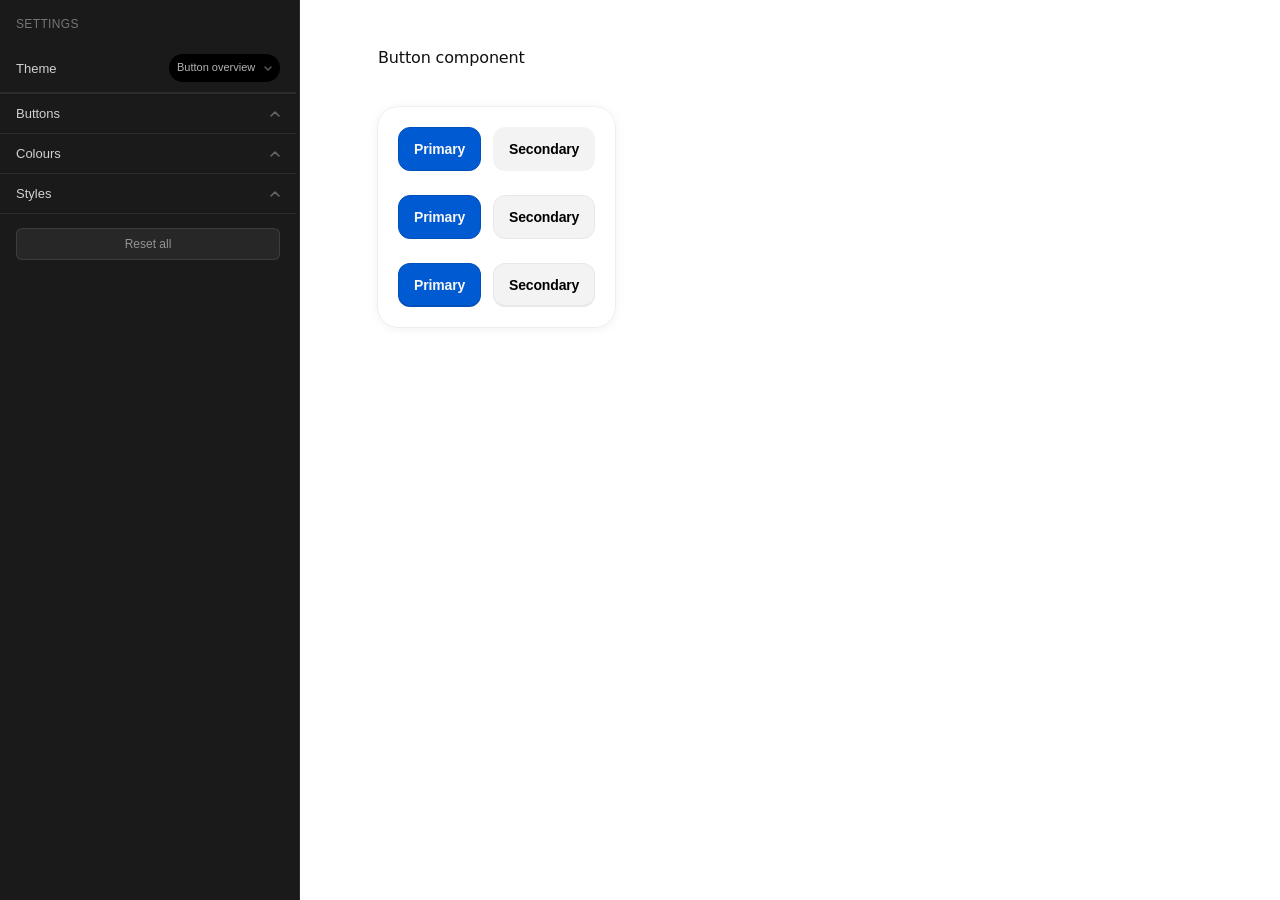
<file: index.html>
<!DOCTYPE html>
<html lang="en">
<head>
  <meta charset="UTF-8" />
  <meta name="viewport" content="width=device-width, initial-scale=1.0" />
  <title>Button States Prototype</title>
  <link rel="stylesheet" href="styles.css">
</head>
<body>
  <div class="prototype">
    <h1>Button component</h1>

    <div class="interactive-demo" aria-label="Interactive buttons">
      <div class="interactive-demo__panel">
        <div class="interactive-demo__cluster">
          <div class="interactive-demo__row interactive-demo__row--core">
            <button type="button" class="button" data-kind="primary" id="interactive-primary-btn">Primary</button>
            <button type="button" class="button" data-kind="secondary" id="interactive-secondary-btn">Secondary</button>
            <button type="button" class="button" data-kind="plain" id="interactive-plain-btn" hidden>Tertiary</button>
          </div>
          <div class="interactive-demo__row interactive-demo__row--core">
            <button type="button" class="button" data-kind="primary" data-variant="primary-2" id="interactive-primary-btn-2">Primary button 2</button>
            <button type="button" class="button" data-kind="secondary" data-variant="secondary-2" id="interactive-secondary-btn-2">Secondary button 2</button>
          </div>
          <div class="interactive-demo__row interactive-demo__row--core">
            <button type="button" class="button" data-kind="primary" data-variant="primary-3" id="interactive-primary-btn-3">Primary button 3</button>
            <button type="button" class="button" data-kind="secondary" data-variant="secondary-3" id="interactive-secondary-btn-3">Secondary button 3</button>
          </div>
        </div>
      </div>
    </div>

    <h2 class="section-title" hidden>Variants</h2>
    <div class="variants-table" id="variants-table" hidden></div>
  </div>

  <div class="settings-widget" id="settings-widget">
    <div class="settings-widget__header">
      <span class="settings-widget__title">Settings</span>
    </div>
    <div class="settings-widget__body">
      <div class="settings-widget__panel">

        <!-- Theme row -->
        <div class="settings-widget__theme-row">
          <span class="settings-widget__label">Theme</span>
          <select class="settings-widget__select settings-widget__select--sm" id="setting-theme">
            <option value="button-overview" selected>Button overview</option>
            <option value="plain-goods">Plain goods</option>
            <option value="pitch">Pitch</option>
            <option value="heritage">Heritage</option>
            <option value="ghia">Ghia</option>
          </select>
        </div>

        <!-- Buttons section -->
        <div class="settings-widget__section">
          <button type="button" class="settings-widget__section-header" id="section-buttons-btn" aria-expanded="false" aria-controls="section-buttons-content">
            <span>Buttons</span>
            <svg width="10" height="6" viewBox="0 0 10 6" fill="none"><path d="M1 1L5 5L9 1" stroke="currentColor" stroke-width="1.5" stroke-linecap="round" stroke-linejoin="round"/></svg>
          </button>
          <div class="settings-widget__section-content is-collapsed" id="section-buttons-content">
            <div class="settings-widget__section-content-inner">

              <div class="settings-widget__group">
                <div class="settings-widget__row">
                  <span class="settings-widget__label">Primary</span>
                  <div class="settings-widget__color-wrap">
                    <input type="color" class="settings-widget__color" id="setting-branded-bg" value="#005BD3">
                    <input type="text" class="settings-widget__color-hex" id="setting-branded-bg-hex" value="#005BD3" maxlength="7" spellcheck="false">
                  </div>
                </div>
                <div class="settings-widget__l-cols">
                  <span>Hover</span><span>Press</span><span>Border</span><span>Top</span><span>Bottom</span>
                  <input type="number" class="settings-widget__l-num" id="setting-primary-hover-l" value="5" step="1">
                  <input type="number" class="settings-widget__l-num" id="setting-primary-active-l" value="10" step="1">
                  <input type="number" class="settings-widget__l-num" id="setting-primary-border-contrast" value="5" step="1" min="0" max="100">
                  <input type="number" class="settings-widget__l-num" id="setting-primary-grad-top-l" value="20" step="1">
                  <input type="number" class="settings-widget__l-num" id="setting-primary-grad-bottom-l" value="10" step="1">
                </div>
              </div>

              <div class="settings-widget__group">
                <div class="settings-widget__row">
                  <span class="settings-widget__label">Secondary</span>
                </div>
                <input type="color" class="settings-widget__color" id="setting-secondary-bg" value="#F2F2F2" hidden>
                <input type="text" class="settings-widget__color-hex" id="setting-secondary-bg-hex" value="" maxlength="7" spellcheck="false" hidden>
                <div class="settings-widget__l-cols">
                  <span>Default</span><span>Hover</span><span>Press</span><span>2 & 3</span><span>Border</span>
                  <input type="number" class="settings-widget__l-num" id="setting-secondary-default-l" value="-4" step="1">
                  <input type="number" class="settings-widget__l-num" id="setting-secondary-hover-l" value="-9" step="1">
                  <input type="number" class="settings-widget__l-num" id="setting-secondary-active-l" value="-10" step="1">
                  <input type="number" class="settings-widget__l-num" id="setting-secondary-active23-l" value="-14" step="1">
                  <input type="number" class="settings-widget__l-num" id="setting-secondary-border-l" value="-8" step="1">
                </div>
              </div>

            </div>
          </div>
        </div>

        <!-- Colours section -->
        <div class="settings-widget__section">
          <button type="button" class="settings-widget__section-header" id="section-colours-btn" aria-expanded="false" aria-controls="section-colours-content">
            <span>Colours</span>
            <svg width="10" height="6" viewBox="0 0 10 6" fill="none"><path d="M1 1L5 5L9 1" stroke="currentColor" stroke-width="1.5" stroke-linecap="round" stroke-linejoin="round"/></svg>
          </button>
          <div class="settings-widget__section-content is-collapsed" id="section-colours-content">
            <div class="settings-widget__section-content-inner">

              <div class="settings-widget__row">
                <span class="settings-widget__label">Background</span>
                <div class="settings-widget__color-wrap">
                  <input type="color" class="settings-widget__color" id="setting-background" value="#FFFFFF">
                  <input type="text" class="settings-widget__color-hex" id="setting-background-hex" value="#FFFFFF" maxlength="7" spellcheck="false">
                </div>
              </div>

              <div class="settings-widget__row">
                <span class="settings-widget__label">Text</span>
                <div class="settings-widget__color-wrap">
                  <input type="color" class="settings-widget__color" id="setting-branded-text" value="#000000">
                  <input type="text" class="settings-widget__color-hex" id="setting-branded-text-hex" value="#000000" maxlength="7" spellcheck="false">
                </div>
              </div>

              <div class="settings-widget__row">
                <span class="settings-widget__label">Accent</span>
                <div class="settings-widget__color-wrap">
                  <input type="color" class="settings-widget__color" id="setting-plain-color" value="#005BD3">
                  <input type="text" class="settings-widget__color-hex" id="setting-plain-color-hex" value="#005BD3" maxlength="7" spellcheck="false">
                </div>
              </div>

            </div>
          </div>
        </div>

        <!-- Button section -->
        <div class="settings-widget__section">
          <button type="button" class="settings-widget__section-header" id="section-button-btn" aria-expanded="false" aria-controls="section-button-content">
            <span>Styles</span>
            <svg width="10" height="6" viewBox="0 0 10 6" fill="none"><path d="M1 1L5 5L9 1" stroke="currentColor" stroke-width="1.5" stroke-linecap="round" stroke-linejoin="round"/></svg>
          </button>
          <div class="settings-widget__section-content is-collapsed" id="section-button-content">
            <div class="settings-widget__section-content-inner">

              <div class="settings-widget__row">
                <span class="settings-widget__label">Border radius</span>
                <select class="settings-widget__select settings-widget__select--sm" id="setting-border-radius">
                  <option value="cornerradius-none">None · 0px</option>
                  <option value="cornerradius-small">Small · 8px</option>
                  <option value="cornerradius-base" selected>Base · 12px</option>
                  <option value="cornerradius-large">Large · 16px</option>
                  <option value="cornerradius-full">Full · 36px</option>
                </select>
              </div>

              <div class="settings-widget__row">
                <span class="settings-widget__label">Icon</span>
                <select class="settings-widget__select settings-widget__select--sm" id="setting-icon">
                  <option value="None" selected>None</option>
                  <option value="Left">Left</option>
                  <option value="Right">Right</option>
                  <option value="Only">Only</option>
                </select>
              </div>

              <div class="settings-widget__row">
                <span class="settings-widget__label">Size</span>
                <select class="settings-widget__select settings-widget__select--sm" id="setting-size-preset">
                  <option value="small">Small</option>
                  <option value="default" selected>Base</option>
                  <option value="large">Large</option>
                  <option value="extra-large">Extra large</option>
                </select>
              </div>

            </div>
          </div>
        </div>

        <!-- Footer -->
        <div class="settings-widget__footer">
          <button type="button" class="settings-widget__reset-all-btn" id="global-reset-all">Reset all</button>
        </div>

      </div>
    </div>
  </div>

  <script src="scripts/primary-config.js"></script>
  <script src="scripts/app.js"></script>
</body>
</html>
</file>
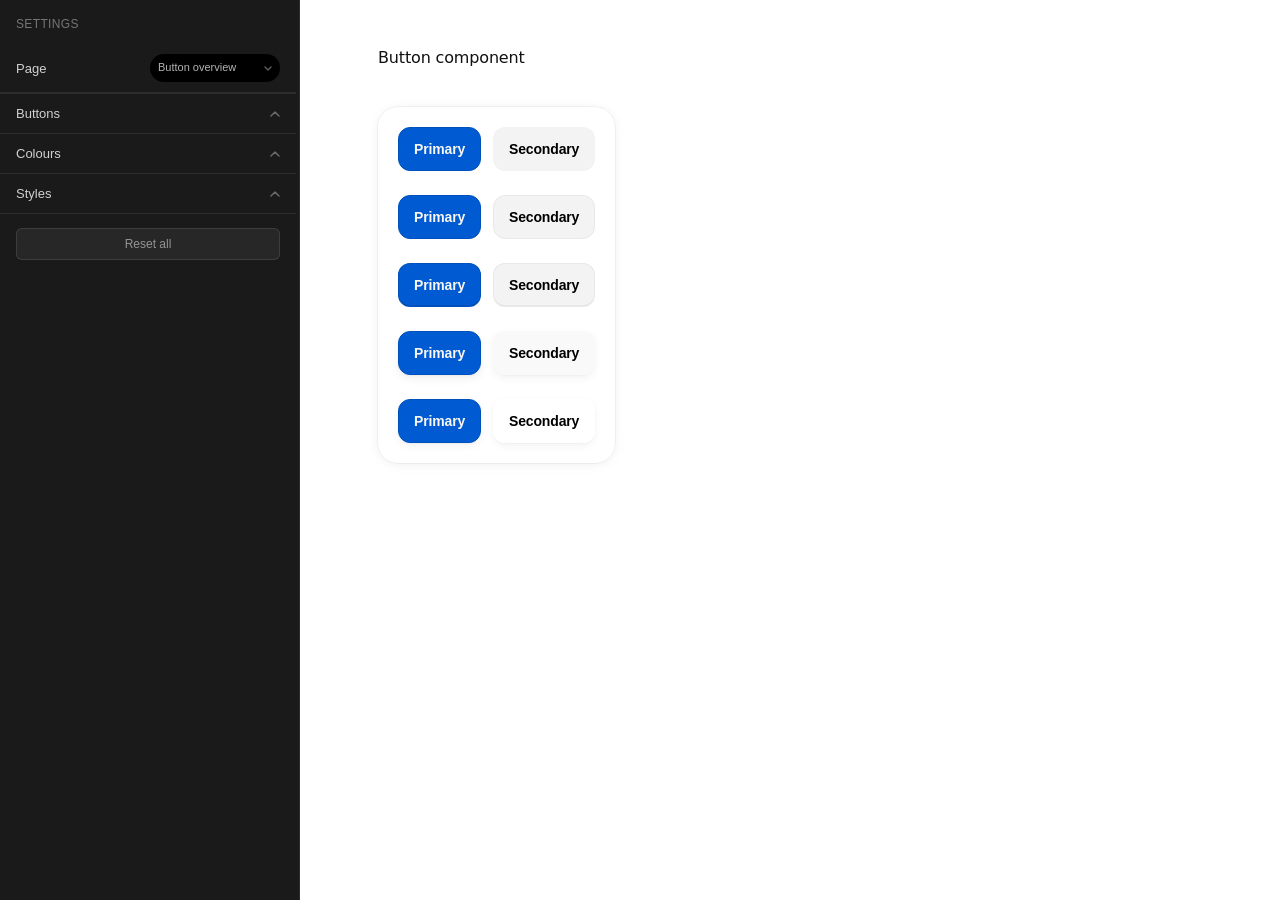
<file: pages/index.html>
<!DOCTYPE html>
<html lang="en">
<head>
  <meta charset="UTF-8" />
  <meta name="viewport" content="width=device-width, initial-scale=1.0" />
  <title>Button States Prototype</title>
  <link rel="stylesheet" href="../styles.css">
</head>
<body>
  <div class="prototype">
    <h1>Button component</h1>

    <div class="interactive-demo" aria-label="Interactive buttons">
      <div class="interactive-demo__panel">
        <div class="interactive-demo__cluster">
          <div class="interactive-demo__row interactive-demo__row--core">
            <button type="button" class="button" data-kind="primary" id="interactive-primary-btn">Primary</button>
            <button type="button" class="button" data-kind="secondary" id="interactive-secondary-btn">Secondary</button>
            <button type="button" class="button" data-kind="plain" id="interactive-plain-btn" hidden>Tertiary</button>
          </div>
          <div class="interactive-demo__row interactive-demo__row--core">
            <button type="button" class="button" data-kind="primary" data-variant="primary-2" id="interactive-primary-btn-2">Primary button 2</button>
            <button type="button" class="button" data-kind="secondary" data-variant="secondary-2" id="interactive-secondary-btn-2">Secondary button 2</button>
          </div>
          <div class="interactive-demo__row interactive-demo__row--core">
            <button type="button" class="button" data-kind="primary" data-variant="primary-3" id="interactive-primary-btn-3">Primary button 3</button>
            <button type="button" class="button" data-kind="secondary" data-variant="secondary-3" id="interactive-secondary-btn-3">Secondary button 3</button>
          </div>
          <div class="interactive-demo__row interactive-demo__row--core">
            <button type="button" class="button" data-kind="primary" data-variant="primary-5" id="interactive-primary-btn-4">Primary button 4</button>
            <button type="button" class="button" data-kind="secondary" data-variant="secondary-5" id="interactive-secondary-btn-4">Secondary button 4</button>
          </div>
          <div class="interactive-demo__row interactive-demo__row--core">
            <button type="button" class="button" data-kind="primary" data-variant="primary-6" id="interactive-primary-btn-5">Primary button 5</button>
            <button type="button" class="button" data-kind="secondary" data-variant="secondary-6" id="interactive-secondary-btn-5">Secondary button 5</button>
          </div>
        </div>
      </div>
    </div>

    <h2 class="section-title" hidden>Variants</h2>
    <div class="variants-table" id="variants-table" hidden></div>
  </div>

  <div class="settings-widget" id="settings-widget">
    <div class="settings-widget__header">
      <span class="settings-widget__title">Settings</span>
    </div>
    <div class="settings-widget__body">
      <div class="settings-widget__panel">

        <!-- Page row -->
        <div class="settings-widget__theme-row">
          <span class="settings-widget__label">Page</span>
          <select class="settings-widget__select" id="setting-page" style="min-width: 130px">
            <option value="button-overview" selected>Button overview</option>
            <option value="checkout">Checkout</option>
            <option value="order-index" hidden>Order index</option>
            <option value="order-status">Order status</option>
          </select>
        </div>

        <!-- Viewport toggle row -->
        <div class="settings-widget__theme-row" id="setting-viewport-row" hidden>
          <span class="settings-widget__label">View</span>
          <div class="settings-viewport-toggle" id="setting-viewport">
            <button class="settings-viewport-toggle__btn is-active" data-viewport="desktop" aria-pressed="true" title="Desktop">
              <svg width="16" height="16" viewBox="0 0 16 16" fill="none" stroke="currentColor" stroke-width="1.25" stroke-linecap="round" stroke-linejoin="round" aria-hidden="true"><rect x="1" y="2" width="14" height="9.5" rx="1.5"/><path d="M5 14h6M8 11.5V14"/></svg>
            </button>
            <button class="settings-viewport-toggle__btn" data-viewport="mobile" aria-pressed="false" title="Mobile">
              <svg width="16" height="16" viewBox="0 0 16 16" fill="none" stroke="currentColor" stroke-width="1.25" stroke-linecap="round" stroke-linejoin="round" aria-hidden="true"><rect x="4.5" y="1" width="7" height="14" rx="2"/><circle cx="8" cy="12.5" r="0.75" fill="currentColor" stroke="none"/></svg>
            </button>
          </div>
        </div>

        <!-- Order index sub-section -->
        <div id="order-index-sub-section" hidden>
          <div class="settings-widget__sub-theme-row">
            <span class="settings-widget__label">Theme</span>
            <select class="settings-widget__select settings-widget__select--sm" id="setting-order-index-theme">
              <option value="plain-goods">Plain goods</option>
              <option value="pitch">Pitch</option>
              <option value="heritage">Heritage</option>
              <option value="ghia">Ghia</option>
            </select>
          </div>
          <div class="settings-widget__variant-group">
            <span class="settings-widget__label">Primary button</span>
            <div class="settings-variant-pills" id="setting-oi-primary-variant-pills">
              <span class="settings-variant-pills__slider"></span>
              <button class="settings-variant-pills__btn" data-v="1">1</button>
              <button class="settings-variant-pills__btn" data-v="2">2</button>
              <button class="settings-variant-pills__btn" data-v="3">3</button>
              <button class="settings-variant-pills__btn" data-v="4">4</button>
              <button class="settings-variant-pills__btn" data-v="5">5</button>
              <button class="settings-variant-pills__btn" data-v="6">6</button>
            </div>
          </div>
          <div class="settings-widget__variant-group">
            <span class="settings-widget__label">Secondary button</span>
            <div class="settings-variant-pills" id="setting-oi-secondary-variant-pills">
              <span class="settings-variant-pills__slider"></span>
              <button class="settings-variant-pills__btn" data-v="1">1</button>
              <button class="settings-variant-pills__btn" data-v="2">2</button>
              <button class="settings-variant-pills__btn" data-v="3">3</button>
              <button class="settings-variant-pills__btn" data-v="4">4</button>
              <button class="settings-variant-pills__btn" data-v="5">5</button>
              <button class="settings-variant-pills__btn" data-v="6">6</button>
            </div>
          </div>
        </div>

        <!-- Order status sub-section -->
        <div id="order-status-sub-section" hidden>
          <div class="settings-widget__sub-theme-row">
            <span class="settings-widget__label">Theme</span>
            <select class="settings-widget__select settings-widget__select--sm" id="setting-order-status-theme">
              <option value="plain-goods">Plain goods</option>
              <option value="pitch">Pitch</option>
              <option value="heritage">Heritage</option>
            </select>
          </div>
          <div class="settings-widget__variant-group">
            <span class="settings-widget__label">Primary button</span>
            <div class="settings-variant-pills" id="setting-os-primary-variant-pills">
              <span class="settings-variant-pills__slider"></span>
              <button class="settings-variant-pills__btn" data-v="1">1</button>
              <button class="settings-variant-pills__btn" data-v="2">2</button>
              <button class="settings-variant-pills__btn" data-v="3">3</button>
              <button class="settings-variant-pills__btn" data-v="4">4</button>
              <button class="settings-variant-pills__btn" data-v="5">5</button>
              <button class="settings-variant-pills__btn" data-v="6">6</button>
            </div>
          </div>
          <div class="settings-widget__variant-group">
            <span class="settings-widget__label">Secondary button</span>
            <div class="settings-variant-pills" id="setting-os-secondary-variant-pills">
              <span class="settings-variant-pills__slider"></span>
              <button class="settings-variant-pills__btn" data-v="1">1</button>
              <button class="settings-variant-pills__btn" data-v="2">2</button>
              <button class="settings-variant-pills__btn" data-v="3">3</button>
              <button class="settings-variant-pills__btn" data-v="4">4</button>
              <button class="settings-variant-pills__btn" data-v="5">5</button>
              <button class="settings-variant-pills__btn" data-v="6">6</button>
            </div>
          </div>
        </div>

        <!-- Checkout page sub-section -->
        <div id="page-sub-section" hidden>
          <div class="settings-widget__sub-theme-row">
            <span class="settings-widget__label">Theme</span>
            <select class="settings-widget__select settings-widget__select--sm" id="setting-page-theme">
              <option value="plain-goods">Plain goods</option>
              <option value="pitch">Pitch</option>
              <option value="heritage">Heritage</option>
              <option value="ghia">Ghia</option>
            </select>
          </div>
          <div class="settings-widget__variant-group">
            <span class="settings-widget__label">Primary button</span>
            <div class="settings-variant-pills" id="setting-primary-variant-pills">
              <span class="settings-variant-pills__slider"></span>
              <button class="settings-variant-pills__btn" data-v="1">1</button>
              <button class="settings-variant-pills__btn" data-v="2">2</button>
              <button class="settings-variant-pills__btn" data-v="3">3</button>
              <button class="settings-variant-pills__btn" data-v="4">4</button>
              <button class="settings-variant-pills__btn" data-v="5">5</button>
              <button class="settings-variant-pills__btn" data-v="6">6</button>
            </div>
          </div>
          <div class="settings-widget__variant-group">
            <span class="settings-widget__label">Secondary button</span>
            <div class="settings-variant-pills" id="setting-secondary-variant-pills">
              <span class="settings-variant-pills__slider"></span>
              <button class="settings-variant-pills__btn" data-v="1">1</button>
              <button class="settings-variant-pills__btn" data-v="2">2</button>
              <button class="settings-variant-pills__btn" data-v="3">3</button>
              <button class="settings-variant-pills__btn" data-v="4">4</button>
              <button class="settings-variant-pills__btn" data-v="5">5</button>
              <button class="settings-variant-pills__btn" data-v="6">6</button>
            </div>
          </div>
        </div>

        <!-- Buttons section -->
        <div class="settings-widget__section" id="section-buttons">
          <button type="button" class="settings-widget__section-header" id="section-buttons-btn" aria-expanded="false" aria-controls="section-buttons-content">
            <span>Buttons</span>
            <svg width="10" height="6" viewBox="0 0 10 6" fill="none"><path d="M1 1L5 5L9 1" stroke="currentColor" stroke-width="1.5" stroke-linecap="round" stroke-linejoin="round"/></svg>
          </button>
          <div class="settings-widget__section-content is-collapsed" id="section-buttons-content">
            <div class="settings-widget__section-content-inner">

              <!-- Hidden backward-compat inputs for theme-sync.js -->
              <input type="color" id="setting-secondary-bg" hidden>
              <input type="text" id="setting-secondary-bg-hex" hidden>
              <input type="number" id="setting-primary-border-contrast" value="5" hidden>
              <input type="number" id="setting-primary-grad-top-l" value="20" hidden>
              <input type="number" id="setting-primary-grad-bottom-l" value="10" hidden>

              <div class="settings-widget__group">
                <div class="settings-widget__row">
                  <span class="settings-widget__label">Primary</span>
                  <div class="settings-widget__color-wrap">
                    <input type="color" class="settings-widget__color" id="setting-branded-bg" value="#005BD3">
                    <input type="text" class="settings-widget__color-hex" id="setting-branded-bg-hex" value="#005BD3" maxlength="7" spellcheck="false">
                  </div>
                </div>
              </div>

            </div>
          </div>
        </div>

        <!-- Colours section -->
        <div class="settings-widget__section" id="section-colours">
          <button type="button" class="settings-widget__section-header" id="section-colours-btn" aria-expanded="false" aria-controls="section-colours-content">
            <span>Colours</span>
            <svg width="10" height="6" viewBox="0 0 10 6" fill="none"><path d="M1 1L5 5L9 1" stroke="currentColor" stroke-width="1.5" stroke-linecap="round" stroke-linejoin="round"/></svg>
          </button>
          <div class="settings-widget__section-content is-collapsed" id="section-colours-content">
            <div class="settings-widget__section-content-inner">

              <div class="settings-widget__row">
                <span class="settings-widget__label">Background</span>
                <div class="settings-widget__color-wrap">
                  <input type="color" class="settings-widget__color" id="setting-background" value="#FFFFFF">
                  <input type="text" class="settings-widget__color-hex" id="setting-background-hex" value="#FFFFFF" maxlength="7" spellcheck="false">
                </div>
              </div>

              <div class="settings-widget__row">
                <span class="settings-widget__label">Text</span>
                <div class="settings-widget__color-wrap">
                  <input type="color" class="settings-widget__color" id="setting-branded-text" value="#000000">
                  <input type="text" class="settings-widget__color-hex" id="setting-branded-text-hex" value="#000000" maxlength="7" spellcheck="false">
                </div>
              </div>

              <div class="settings-widget__row">
                <span class="settings-widget__label">Accent</span>
                <div class="settings-widget__color-wrap">
                  <input type="color" class="settings-widget__color" id="setting-plain-color" value="#005BD3">
                  <input type="text" class="settings-widget__color-hex" id="setting-plain-color-hex" value="#005BD3" maxlength="7" spellcheck="false">
                </div>
              </div>

            </div>
          </div>
        </div>

        <!-- Button section -->
        <div class="settings-widget__section" id="section-styles">
          <button type="button" class="settings-widget__section-header" id="section-button-btn" aria-expanded="false" aria-controls="section-button-content">
            <span>Styles</span>
            <svg width="10" height="6" viewBox="0 0 10 6" fill="none"><path d="M1 1L5 5L9 1" stroke="currentColor" stroke-width="1.5" stroke-linecap="round" stroke-linejoin="round"/></svg>
          </button>
          <div class="settings-widget__section-content is-collapsed" id="section-button-content">
            <div class="settings-widget__section-content-inner">

              <div class="settings-widget__row">
                <span class="settings-widget__label">Border radius</span>
                <select class="settings-widget__select settings-widget__select--sm" id="setting-border-radius">
                  <option value="cornerradius-none">None · 0px</option>
                  <option value="cornerradius-small">Small · 8px</option>
                  <option value="cornerradius-base" selected>Base · 12px</option>
                  <option value="cornerradius-large">Large · 16px</option>
                  <option value="cornerradius-full">Full · 36px</option>
                </select>
              </div>

              <div class="settings-widget__row">
                <span class="settings-widget__label">Icon</span>
                <select class="settings-widget__select settings-widget__select--sm" id="setting-icon">
                  <option value="None" selected>None</option>
                  <option value="Left">Left</option>
                  <option value="Right">Right</option>
                  <option value="Only">Only</option>
                </select>
              </div>

              <div class="settings-widget__row">
                <span class="settings-widget__label">Size</span>
                <select class="settings-widget__select settings-widget__select--sm" id="setting-size-preset">
                  <option value="small">Small</option>
                  <option value="default" selected>Base</option>
                  <option value="large">Large</option>
                  <option value="extra-large">Extra large</option>
                </select>
              </div>

            </div>
          </div>
        </div>

        <!-- Footer -->
        <div class="settings-widget__footer" id="settings-footer">
          <button type="button" class="settings-widget__reset-all-btn" id="global-reset-all">Reset all</button>
        </div>

      </div>
    </div>
  </div>

  <div id="viewport-area" hidden>
    <div id="phone-wrap">
      <iframe id="theme-frame" src="" title="Theme preview"></iframe>
      <div class="phone-chrome__bottom" aria-hidden="true">
        <div class="phone-chrome__home-bar"></div>
      </div>
    </div>
  </div></iframe>

  <script src="../scripts/primary-config.js"></script>
  <script src="../scripts/app.js"></script>
</body>
</html>
</file>
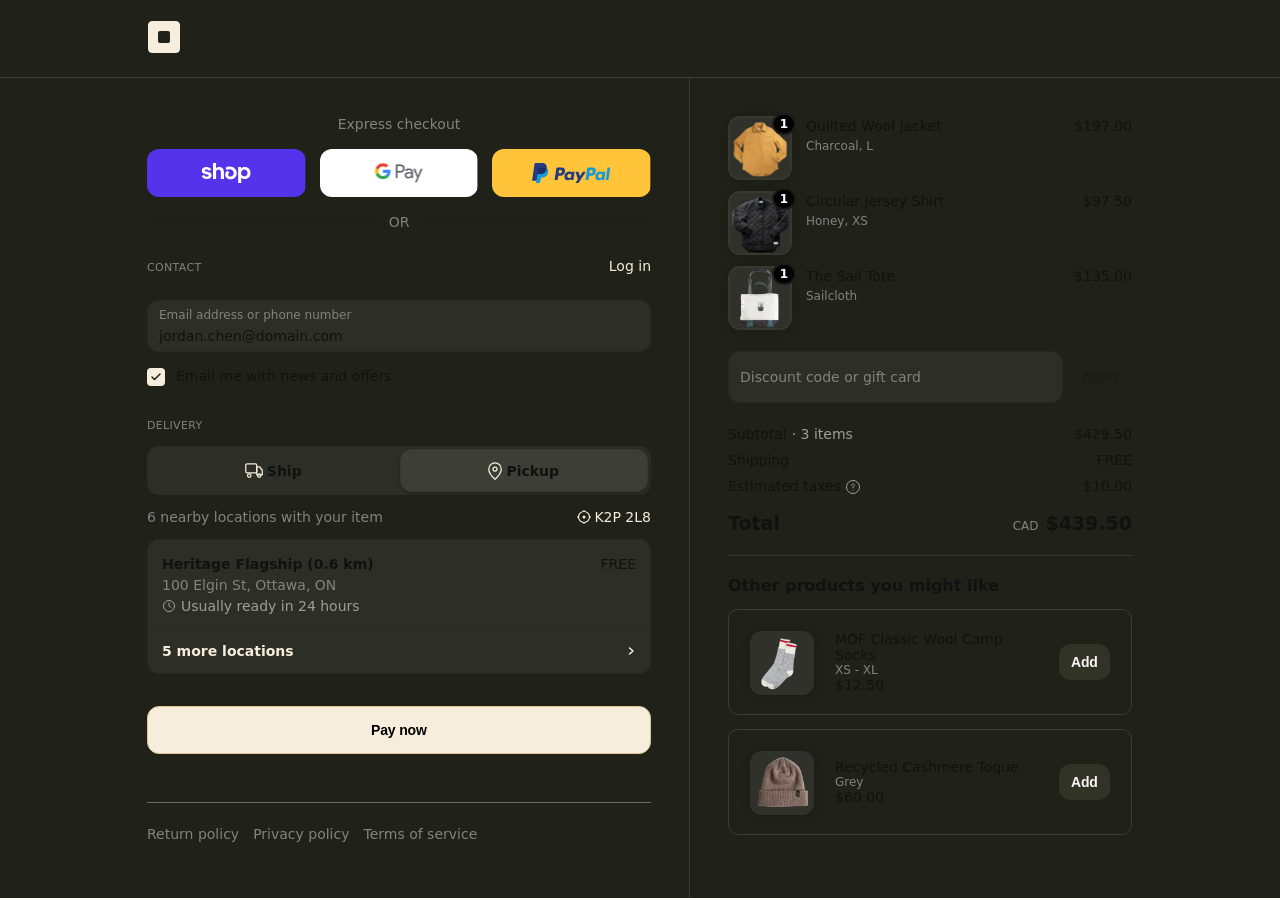
<file: pages/heritage.html>
<!DOCTYPE html>
<html lang="en">
<head>
  <meta charset="UTF-8" />
  <meta name="viewport" content="width=device-width, initial-scale=1.0" />
  <title>Heritage — Checkout</title>
  <script>if(new URLSearchParams(location.search).get('mobile')==='1')document.documentElement.classList.add('is-phone-chrome');</script>
  <style>
    /* ─── TOKENS ─── */
    :root {
      /* Page backgrounds */
      --color-bg-page:            #202219;
      --color-bg-summary:         #202219;
      --color-bg-delivery-tabs:   rgba(255, 255, 255, 0.06);
      /* Brand accent */
      --color-accent:             #f6eddd;
      /* Text */
      --color-text:               #f6eddd;
      --color-text-subdued:       #9d9e9a;
      /* Borders */
      --color-border:             rgba(255, 255, 255, 0.12);
      --color-border-header:      rgba(255, 255, 255, 0.12);
      /* Form controls */
      --color-field-bg:           rgba(255, 255, 255, 0.06);
      /* Wallet buttons */
      --color-shoppay:            #5433eb;
      --color-googlepay:          #fff;
      --color-paypal:             #ffc439;
      /* Upsell / secondary buttons */
      --color-upsell-border:      rgba(255, 255, 255, 0.12);
      --color-btn-secondary-bg:   rgba(255, 255, 255, 0.08);
      --color-btn-secondary-border: rgba(255, 255, 255, 0.15);
      /* Spacing */
      --spacing-xs:      5px;
      --spacing-sm:      11px;
      --spacing-base:    14px;
      --spacing-md:      21px;
      --spacing-lg:      26px;
      --spacing-xl:      32px;
      --spacing-2xl:     38px;
      /* Typography */
      --font-family-base: -apple-system, BlinkMacSystemFont, 'Segoe UI', 'Helvetica Neue', Arial, sans-serif;
      --font-size-xs:   12px;
      --font-size-base: 14px;
      --font-size-md:   16px;
      --font-size-lg:   19px;
      --font-weight-normal:   400;
      --font-weight-semibold: 600;
      --line-height-tight: 1.2;
      --line-height-base:  1.5;
      /* Radii */
      --radius-sm:   4px;
      --radius-base: 8px;
      --radius-md:   10px;
      --radius-lg:   12px;
      --radius-pill: 20px;
      --radius-full: 9999px;
      /* Shadows */
      --shadow-card: 0 3px 4px rgba(0,0,0,0.12), 0 -0.5px 1.5px rgba(0,0,0,0.18), 0 1px 1.75px rgba(0,0,0,0.22);
      --shadow-tab:  0 2px 4px rgba(0,0,0,0.24);
      /* ─── Tokens for styles/components/button.css ─── */
      --font-body:                     var(--font-family-base);
      --body-base-size:                var(--font-size-base);
      --body-base-letter-spacing:      -0.15px;
      --btn-primary-font-size:         14px;
      --btn-primary-font-weight:       600;
      --btn-primary-letter-spacing:    -0.15px;
      --btn-primary-text-transform:    none;
      --button-gap:                    6px;
      --button-radius:                 12px;
      --button-height:                 44px;
      --button-min-size:               44px;
      --button-padding-block:          10px;
      --button-padding-inline:         16px;
      --x-duration-base:               100ms;
      --x-timing-hover:                ease-out;
      --shadow-button-primary:         none;
      --shadow-button-primary-hover:   none;
      --shadow-button-primary-pressed: none;
      /* Pay button colour wiring */
      --demo-primary-bg:               var(--color-accent);
    }

    /* ─── RESET ─── */
    *, *::before, *::after { box-sizing: border-box; margin: 0; padding: 0; }
    body {
      font-family: var(--font-family-base);
      background: var(--color-bg-page);
      color: var(--color-text);
      font-size: var(--font-size-base);
      min-height: 100vh;
      padding-left: 0;
    }

    /* ─── HEADER ─── */
    .header {
      background: var(--color-bg-page);
      border-bottom: 1px solid var(--color-border-header);
      padding: var(--spacing-md) var(--spacing-2xl);
    }
    .header-inner {
      display: grid;
      grid-template-columns: 1fr 580px 480px 1fr;
      align-items: center;
    }
    .logo-wrap {
      grid-column: 2;
      padding-left: var(--spacing-2xl);
    }
    .logo-wrap img {
      display: block;
      width: 28px;
      height: 28px;
      border-radius: 6px;
    }

    /* ─── PAGE LAYOUT ─── */
    .page-content {
      display: grid;
      grid-template-columns: 1fr 580px 480px 1fr;
      min-height: calc(100vh - 80px);
    }

    /* ─── LEFT COLUMN ─── */
    .checkout-column {
      background: var(--color-bg-page);
      grid-column: 1 / 3;
      display: flex;
      flex-direction: column;
      align-items: flex-end;
      border-right: 1px solid var(--color-border-header);
    }
    .checkout-form-wrapper {
      width: 580px;
      padding: var(--spacing-2xl);
    }

    /* ─── RIGHT COLUMN ─── */
    .summary-column {
      background: var(--color-bg-summary);
      grid-column: 3 / 5;
    }
    .summary-content {
      padding: var(--spacing-2xl);
      max-width: 480px;
      display: flex;
      flex-direction: column;
      gap: var(--spacing-md);
    }

    /* ─── UTILITIES ─── */
    .mt-5  { margin-top: 14px; }

    /* ─── SECTION SPACING ─── */
    .section-express  { padding-bottom: 17px; }
    .section-contact  { padding-bottom: var(--spacing-xl); }
    .section-delivery { padding-bottom: var(--spacing-xl); }

    /* ─── EXPRESS CHECKOUT ─── */
    .express-label {
      text-align: center;
      font-size: var(--font-size-base);
      color: var(--color-text-subdued);
      margin-bottom: 17px;
    }
    .wallet-buttons {
      display: flex;
      flex-wrap: wrap;
      gap: var(--spacing-base);
      justify-content: center;
    }
    .wallet-btn {
      flex: 1 0 146px;
      height: 48px;
      border-radius: var(--radius-base);
      border: none;
      cursor: pointer;
      display: block;
      padding: 0;
      overflow: hidden;
    }
    .wallet-btn-shoppay   { background: transparent; }
    .wallet-btn-googlepay { background: transparent; }
    .wallet-btn-paypal    { background: transparent; }

    /* ─── OR DIVIDER ─── */
    .divider-or {
      display: flex;
      align-items: center;
      gap: var(--spacing-sm);
      padding-bottom: var(--spacing-lg);
    }
    .divider-line { flex: 1; height: 1px; background: var(--color-border); }
    .divider-text { font-size: var(--font-size-base); color: var(--color-text-subdued); }

    /* ─── SECTION HEADER ─── */
    .section-header {
      display: flex;
      align-items: baseline;
      gap: var(--spacing-xs);
      margin-bottom: var(--spacing-base);
    }
    .section-title {
      font-size: var(--font-size-lg);
      font-weight: var(--font-weight-semibold);
      color: var(--color-text);
      line-height: var(--line-height-tight);
      flex: 1;
    }
    .section-link {
      font-size: var(--font-size-base);
      color: var(--color-accent);
      text-decoration: none;
      line-height: var(--line-height-base);
    }

    /* ─── FORM FIELDS ─── */
    .field {
      background: var(--color-field-bg);
      border: 1px solid var(--color-border);
      border-radius: var(--radius-base);
      width: 100%;
      height: 52px;
      display: flex;
      align-items: center;
      padding: 0 var(--spacing-sm);
    }
    .field-body {
      display: flex;
      flex-direction: column;
      gap: 2px;
      flex: 1;
      min-width: 0;
      overflow: hidden;
      padding: var(--spacing-sm) 0;
    }
    .field-label {
      font-size: var(--font-size-xs);
      color: var(--color-text-subdued);
      line-height: var(--line-height-base);
    }
    .field-value {
      font-size: var(--font-size-base);
      color: var(--color-text);
      line-height: var(--line-height-base);
    }
    .field-placeholder {
      font-size: var(--font-size-base);
      color: var(--color-text-subdued);
      line-height: var(--line-height-base);
    }

    /* ─── CHECKBOX ─── */
    .checkbox-row {
      display: flex;
      gap: var(--spacing-sm);
      align-items: flex-start;
    }
    .checkbox-box {
      width: 18px;
      min-width: 18px;
      height: 18px;
      background: var(--color-accent);
      border-radius: var(--radius-sm);
      display: flex;
      align-items: center;
      justify-content: center;
      margin-top: 1.5px;
      flex-shrink: 0;
    }
    .checkbox-label {
      font-size: var(--font-size-base);
      color: var(--color-text);
      line-height: var(--line-height-base);
    }

    /* ─── DELIVERY TABS ─── */
    .delivery-tabs {
      background: var(--color-bg-delivery-tabs);
      padding: 3px;
      border-radius: var(--radius-lg);
      display: flex;
      gap: 3px;
      margin-bottom: var(--spacing-base);
    }
    .tab {
      flex: 1;
      height: 43px;
      border-radius: var(--radius-pill);
      display: flex;
      align-items: center;
      justify-content: center;
      gap: 4px;
      font-size: var(--font-size-base);
      font-weight: var(--font-weight-semibold);
      color: var(--color-text);
      cursor: pointer;
      padding: var(--spacing-sm);
    }
    .tab.active {
      background: rgba(255, 255, 255, 0.08);
      border: 0.5px solid var(--color-border);
      box-shadow: var(--shadow-tab);
      border-radius: var(--radius-base);
    }

    /* ─── LOCATION ─── */
    .location-header {
      display: flex;
      align-items: center;
      justify-content: space-between;
      gap: var(--spacing-xs);
      margin-bottom: var(--spacing-base);
    }
    .location-subdued {
      font-size: var(--font-size-base);
      color: var(--color-text-subdued);
      flex: 1;
    }
    .location-pill {
      display: flex;
      align-items: center;
      gap: 3px;
      cursor: pointer;
    }
    .location-pill span {
      font-size: var(--font-size-base);
      color: var(--color-accent);
    }
    .location-card {
      background: var(--color-field-bg);
      border: 1px solid var(--color-border);
      border-radius: var(--radius-base);
      overflow: hidden;
    }
    .location-row {
      padding: var(--spacing-base);
      border-bottom: 1px solid var(--color-border);
    }
    .location-row-inner {
      display: flex;
      justify-content: space-between;
      align-items: flex-start;
      gap: var(--spacing-sm);
    }
    .location-name {
      font-size: var(--font-size-base);
      font-weight: var(--font-weight-semibold);
      color: var(--color-text);
      line-height: var(--line-height-base);
    }
    .location-free {
      font-size: var(--font-size-base);
      color: var(--color-text);
      white-space: nowrap;
      line-height: var(--line-height-base);
    }
    .location-address {
      font-size: var(--font-size-base);
      color: var(--color-text-subdued);
      line-height: var(--line-height-base);
    }
    .location-hours {
      display: flex;
      align-items: center;
      gap: var(--spacing-xs);
      margin-top: 2px;
    }
    .more-locations-row {
      display: flex;
      align-items: center;
      padding: var(--spacing-base);
      cursor: pointer;
    }
    .more-locations-text {
      flex: 1;
      font-size: var(--font-size-base);
      font-weight: var(--font-weight-semibold);
      color: var(--color-accent);
    }

    /* ─── FOOTER ─── */
    .checkout-footer {
      border-top: 1px solid rgba(222, 222, 222, 0.4);
      padding-top: var(--spacing-md);
      margin-top: 48px;
      display: flex;
      gap: var(--spacing-base);
    }
    .footer-link {
      font-size: var(--font-size-base);
      color: var(--color-text-subdued);
      text-decoration: none;
      line-height: var(--line-height-base);
    }

    /* ─── PRODUCT LIST ─── */
    .product-list {
      display: flex;
      flex-direction: column;
      gap: var(--spacing-sm);
    }
    .product-item {
      display: flex;
      gap: var(--spacing-base);
      align-items: flex-start;
    }
    .product-thumb-wrap {
      position: relative;
      width: 64px;
      height: 64px;
      flex-shrink: 0;
    }
    .product-thumb-wrap img {
      width: 64px;
      height: 64px;
      border-radius: var(--radius-lg);
      object-fit: cover;
      border: 2px solid rgba(255, 255, 255, 0.1);
      box-shadow: var(--shadow-card);
      display: block;
    }
    .product-badge {
      position: absolute;
      top: -3px;
      right: -4px;
      min-width: 22px;
      height: 22px;
      background: #000;
      border: 2px solid rgba(255, 255, 255, 0.1);
      border-radius: var(--radius-base);
      display: flex;
      align-items: center;
      justify-content: center;
      padding: 0 6px;
    }
    .product-badge span {
      font-size: var(--font-size-xs);
      font-weight: var(--font-weight-semibold);
      color: #fff;
      line-height: 1;
    }
    .product-info { flex: 1; min-width: 0; }
    .product-name {
      font-size: var(--font-size-base);
      color: var(--color-text);
      line-height: var(--line-height-base);
    }
    .product-variant {
      font-size: var(--font-size-xs);
      color: var(--color-text-subdued);
      line-height: var(--line-height-base);
    }
    .product-price {
      font-size: var(--font-size-base);
      color: var(--color-text);
      white-space: nowrap;
      line-height: var(--line-height-base);
      flex-shrink: 0;
    }

    /* ─── DISCOUNT CODE ─── */
    .discount-row { display: flex; gap: 7px; }
    .discount-field { flex: 1; }
    .apply-btn {
      --button-height: 52px;
      flex-shrink: 0;
      white-space: nowrap;
    }

    /* ─── MONEY LINES ─── */
    .money-lines { display: flex; flex-direction: column; gap: var(--spacing-xs); }
    .money-line {
      display: flex;
      justify-content: space-between;
      align-items: center;
      font-size: var(--font-size-base);
      color: var(--color-text);
      line-height: var(--line-height-base);
    }
    .money-line-label { display: flex; align-items: center; gap: var(--spacing-xs); }
    .total-row {
      display: flex;
      justify-content: space-between;
      align-items: baseline;
      padding-top: 10px;
    }
    .total-label {
      font-size: var(--font-size-lg);
      font-weight: var(--font-weight-semibold);
      color: var(--color-text);
    }
    .total-right { display: flex; gap: 7px; align-items: baseline; }
    .total-currency { font-size: var(--font-size-xs); color: var(--color-text-subdued); }
    .total-price {
      font-size: var(--font-size-lg);
      font-weight: var(--font-weight-semibold);
      color: var(--color-text);
    }

    /* ─── UPSELL ─── */
    .upsell-section {
      border-top: 1px solid rgba(255, 255, 255, 0.1);
      padding-top: 20px;
      display: flex;
      flex-direction: column;
      gap: var(--spacing-base);
    }
    .upsell-title {
      font-size: var(--font-size-md);
      font-weight: var(--font-weight-semibold);
      color: var(--color-text);
    }
    .upsell-item {
      border: 1px solid var(--color-upsell-border);
      border-radius: var(--radius-md);
      padding: var(--spacing-md);
      height: 106px;
      display: flex;
      gap: var(--spacing-md);
      align-items: flex-start;
    }
    .upsell-thumb {
      width: 64px;
      height: 64px;
      border-radius: var(--radius-lg);
      overflow: hidden;
      flex-shrink: 0;
      box-shadow: var(--shadow-card);
    }
    .upsell-thumb img { width: 100%; height: 100%; object-fit: cover; display: block; }
    .upsell-content {
      flex: 1;
      display: flex;
      gap: var(--spacing-base);
      align-items: center;
      align-self: stretch;
      min-width: 0;
    }
    .upsell-info { flex: 1; min-width: 0; }
    .upsell-name { font-size: var(--font-size-base); color: var(--color-text); }
    .upsell-variant { font-size: var(--font-size-xs); color: var(--color-text-subdued); }
    .upsell-price { font-size: var(--font-size-base); color: var(--color-text); }
    .add-btn {
      --button-height: 36px;
      --_button-padding-block: 8px;
      --button-secondary-padding-inline: 12px;
      min-width: 61px;
      flex-shrink: 0;
      white-space: nowrap;
    }
  </style>
  <link rel="stylesheet" href="../styles.css">
  <style>
    body { padding-left: 0; }
    .button[data-kind="primary"]:not(.apply-btn) { width: 100%; --button-height: 48px; }
    .button.apply-btn { --button-surface-bg: transparent; --button-surface-border: var(--color-border); color: var(--color-text); }
  </style>
</head>
<body>

  <!-- ═══ HEADER ══════════════════════════════════════════════ -->
  <header class="header">
    <div class="header-inner">
      <div class="logo-wrap">
        <svg width="32" height="32" viewBox="0 0 32 32" fill="none" xmlns="http://www.w3.org/2000/svg" aria-label="Heritage">
          <mask id="mask0_679_14152" style="mask-type:alpha" maskUnits="userSpaceOnUse" x="0" y="0" width="32" height="32">
            <rect width="32" height="32" rx="4" fill="#433625"/>
          </mask>
          <g mask="url(#mask0_679_14152)">
            <rect width="32" height="32" rx="4" fill="#F6EDDD"/>
            <rect x="10" y="10" width="12" height="12" rx="2" fill="#202219"/>
          </g>
        </svg>
      </div>
    </div>
  </header>

  <!-- ═══ PAGE CONTENT ═════════════════════════════════════════ -->
  <div class="page-content">

    <!-- ──── LEFT: CHECKOUT FORM ────────────────────────────── -->
    <div class="checkout-column">
      <div class="checkout-form-wrapper">

        <!-- EXPRESS CHECKOUT -->
        <section class="section-express">
          <p class="express-label">Express checkout</p>
          <div class="wallet-buttons">
            <button class="wallet-btn wallet-btn-shoppay" aria-label="Shop Pay">
              <img src="../assets/wallet/shoppay.svg" alt="Shop Pay" style="width:100%;height:100%;display:block;" />
            </button>
            <button class="wallet-btn wallet-btn-googlepay" aria-label="Google Pay">
              <img src="../assets/heritage/google-darkbkg.png" alt="Google Pay" style="width:100%;height:100%;display:block;" />
            </button>
            <button class="wallet-btn wallet-btn-paypal" aria-label="PayPal">
              <img src="../assets/wallet/paypal.svg" alt="PayPal" style="width:100%;height:100%;display:block;" />
            </button>
          </div>
        </section>

        <!-- OR DIVIDER -->
        <div class="divider-or">
          <div class="divider-line"></div>
          <span class="divider-text">OR</span>
          <div class="divider-line"></div>
        </div>

        <!-- CONTACT -->
        <section class="section-contact">
          <div class="section-header">
            <h2 class="section-title">Contact</h2>
            <a href="#" class="section-link">Log in</a>
          </div>
          <div class="field">
            <div class="field-body">
              <span class="field-label">Email address or phone number</span>
              <span class="field-value">jordan.chen@domain.com</span>
            </div>
          </div>
          <div class="checkbox-row mt-5">
            <div class="checkbox-box">
              <svg width="10" height="8" viewBox="0 0 10 8" fill="none">
                <path d="M1 4L3.5 6.5L9 1" stroke="#202219" stroke-width="1.5" stroke-linecap="round" stroke-linejoin="round"/>
              </svg>
            </div>
            <span class="checkbox-label">Email me with news and offers</span>
          </div>
        </section>

        <!-- DELIVERY -->
        <section class="section-delivery">
          <h2 class="section-title" style="margin-bottom:14px;">Delivery</h2>

          <div class="delivery-tabs">
            <!-- Ship tab (inactive) -->
            <div class="tab">
              <svg width="18" height="15" viewBox="0 0 18 15" fill="none">
                <rect x="0.75" y="0.75" width="11" height="9" rx="1.25" stroke="#f6eddd" stroke-width="1.25" fill="none"/>
                <path d="M11.75 3.75H14.5L17.25 7.25v4.5H11.75V3.75z" stroke="#f6eddd" stroke-width="1.25" fill="none" stroke-linejoin="round"/>
                <circle cx="4.25" cy="12.5" r="1.75" stroke="#f6eddd" stroke-width="1.25" fill="none"/>
                <circle cx="14.25" cy="12.5" r="1.75" stroke="#f6eddd" stroke-width="1.25" fill="none"/>
              </svg>
              <span>Ship</span>
            </div>
            <!-- Pickup tab (active) -->
            <div class="tab active">
              <svg width="14" height="18" viewBox="0 0 14 18" fill="none">
                <path d="M7 0.75C3.55 0.75 0.75 3.55 0.75 7C0.75 11.75 7 17.25 7 17.25C7 17.25 13.25 11.75 13.25 7C13.25 3.55 10.45 0.75 7 0.75Z" stroke="#f6eddd" stroke-width="1.25" fill="none" stroke-linejoin="round"/>
                <circle cx="7" cy="7" r="2" stroke="#f6eddd" stroke-width="1.25" fill="none"/>
              </svg>
              <span>Pickup</span>
            </div>
          </div>

          <!-- Location header -->
          <div class="location-header">
            <p class="location-subdued">6 nearby locations with your item</p>
            <div class="location-pill">
              <svg width="14" height="14" viewBox="0 0 14 14" fill="none">
                <circle cx="7" cy="7" r="5.5" stroke="var(--color-accent)" stroke-width="1.2"/>
                <circle cx="7" cy="7" r="1.5" fill="var(--color-accent)"/>
                <line x1="7" y1="1.5" x2="7" y2="0" stroke="var(--color-accent)" stroke-width="1.2"/>
                <line x1="7" y1="14" x2="7" y2="12.5" stroke="var(--color-accent)" stroke-width="1.2"/>
                <line x1="1.5" y1="7" x2="0" y2="7" stroke="var(--color-accent)" stroke-width="1.2"/>
                <line x1="14" y1="7" x2="12.5" y2="7" stroke="var(--color-accent)" stroke-width="1.2"/>
              </svg>
              <span>K2P 2L8</span>
            </div>
          </div>

          <!-- Location card -->
          <div class="location-card">
            <div class="location-row">
              <div class="location-row-inner">
                <div>
                  <div class="location-name">Heritage Flagship (0.6 km)</div>
                  <div class="location-address">100 Elgin St, Ottawa, ON</div>
                  <div class="location-hours">
                    <svg width="14" height="14" viewBox="0 0 14 14" fill="none">
                      <circle cx="7" cy="7" r="5.5" stroke="#9d9e9a" stroke-width="1"/>
                      <path d="M7 4V7L9 8.5" stroke="#9d9e9a" stroke-width="1" stroke-linecap="round" stroke-linejoin="round"/>
                    </svg>
                    <span style="font-size:14px; color:#9d9e9a;">Usually ready in 24 hours</span>
                  </div>
                </div>
                <span class="location-free">FREE</span>
              </div>
            </div>
            <div class="more-locations-row">
              <span class="more-locations-text">5 more locations</span>
              <svg width="10" height="10" viewBox="0 0 10 10" fill="none">
                <path d="M3.5 2L7 5L3.5 8" stroke="var(--color-accent)" stroke-width="1.5" stroke-linecap="round" stroke-linejoin="round"/>
              </svg>
            </div>
          </div>
        </section>

        <!-- PAY NOW BUTTON -->
        <button class="button" data-kind="primary" type="button">
          <span class="button__content">
            <span class="button__text">Pay now</span>
          </span>
        </button>

        <!-- FOOTER -->
        <div class="checkout-footer">
          <a href="#" class="footer-link">Return policy</a>
          <a href="#" class="footer-link">Privacy policy</a>
          <a href="#" class="footer-link">Terms of service</a>
        </div>

      </div><!-- /checkout-form-wrapper -->
    </div><!-- /checkout-column -->

    <!-- ──── RIGHT: ORDER SUMMARY ───────────────────────────── -->
    <div class="summary-column">
      <div class="summary-content">

        <!-- Products -->
        <div class="product-list">
          <!-- Quilted Wool Jacket -->
          <div class="product-item">
            <div class="product-thumb-wrap">
              <img src="../assets/heritage/Jacket.png" alt="Quilted Wool Jacket" />
              <div class="product-badge"><span>1</span></div>
            </div>
            <div class="product-info">
              <div class="product-name">Quilted Wool Jacket</div>
              <div class="product-variant">Charcoal, L</div>
            </div>
            <div class="product-price">$197.00</div>
          </div>
          <!-- Circular Jersey Shirt -->
          <div class="product-item">
            <div class="product-thumb-wrap">
              <img src="../assets/heritage/Shirt.png" alt="Circular Jersey Shirt" />
              <div class="product-badge"><span>1</span></div>
            </div>
            <div class="product-info">
              <div class="product-name">Circular Jersey Shirt</div>
              <div class="product-variant">Honey, XS</div>
            </div>
            <div class="product-price">$97.50</div>
          </div>
          <!-- The Sail Tote -->
          <div class="product-item">
            <div class="product-thumb-wrap">
              <img src="../assets/heritage/Tote.png" alt="The Sail Tote" />
              <div class="product-badge"><span>1</span></div>
            </div>
            <div class="product-info">
              <div class="product-name">The Sail Tote</div>
              <div class="product-variant">Sailcloth</div>
            </div>
            <div class="product-price">$135.00</div>
          </div>
        </div>

        <!-- Discount code -->
        <div class="discount-row">
          <div class="field discount-field" style="height:52px;">
            <div class="field-body">
              <span class="field-placeholder">Discount code or gift card</span>
            </div>
          </div>
          <button class="button apply-btn" data-kind="primary" type="button" disabled>
            <span class="button__content"><span class="button__text">Apply</span></span>
          </button>
        </div>

        <!-- Money lines -->
        <div class="money-lines">
          <div class="money-line">
            <div class="money-line-label">
              <span>Subtotal</span>
              <span style="color:#9d9e9a"> · 3 items</span>
            </div>
            <span>$429.50</span>
          </div>
          <div class="money-line">
            <span>Shipping</span>
            <span>FREE</span>
          </div>
          <div class="money-line">
            <div class="money-line-label">
              <span>Estimated taxes</span>
              <svg width="14" height="14" viewBox="0 0 14 14" fill="none">
                <circle cx="7" cy="7" r="6.5" stroke="#9d9e9a" stroke-width="1"/>
                <path d="M5.5 5.5C5.5 4.67 6.17 4 7 4s1.5.67 1.5 1.5c0 .7-.5 1.1-1.5 1.5v.75" stroke="#9d9e9a" stroke-width="1" stroke-linecap="round" fill="none"/>
                <circle cx="7" cy="10" r="0.5" fill="#9d9e9a"/>
              </svg>
            </div>
            <span>$10.00</span>
          </div>
          <div class="total-row">
            <span class="total-label">Total</span>
            <div class="total-right">
              <span class="total-currency">CAD</span>
              <span class="total-price">$439.50</span>
            </div>
          </div>
        </div>

        <!-- Upsell -->
        <div class="upsell-section">
          <div class="upsell-title">Other products you might like</div>
          <div class="upsell-item">
            <div class="upsell-thumb">
              <img src="../assets/heritage/socks.png" alt="MOF Classic Wool Camp Socks" />
            </div>
            <div class="upsell-content">
              <div class="upsell-info">
                <div class="upsell-name">MOF Classic Wool Camp Socks</div>
                <div class="upsell-variant">XS - XL</div>
                <div class="upsell-price">$12.50</div>
              </div>
              <button class="button add-btn" data-kind="secondary" type="button">
                <span class="button__content"><span class="button__text">Add</span></span>
              </button>
            </div>
          </div>
          <div class="upsell-item">
            <div class="upsell-thumb">
              <img src="../assets/heritage/toque.png" alt="Recycled Cashmere Toque" />
            </div>
            <div class="upsell-content">
              <div class="upsell-info">
                <div class="upsell-name">Recycled Cashmere Toque</div>
                <div class="upsell-variant">Grey</div>
                <div class="upsell-price">$60.00</div>
              </div>
              <button class="button add-btn" data-kind="secondary" type="button">
                <span class="button__content"><span class="button__text">Add</span></span>
              </button>
            </div>
          </div>
        </div>

      </div><!-- /summary-content -->
    </div><!-- /summary-column -->

  </div><!-- /page-content -->


  <script src="../scripts/theme-sync.js"></script>
  <script src="../scripts/primary-config.js"></script>
  <script src="../scripts/pay-button.js"></script>
  <script src="../scripts/button-spring.js"></script>
  <script>
    document.getElementById('proto-theme').addEventListener('change', function () {
      var urls = {
        'button-overview': '../index.html',
        'plain-goods': 'plain-goods.html',
        'pitch': 'pitch.html',
        'heritage': 'heritage.html',
        'ghia': 'ghia.html',
      };
      if (urls[this.value]) window.location.href = urls[this.value];
    });
  </script>

</body>
</html>
</file>
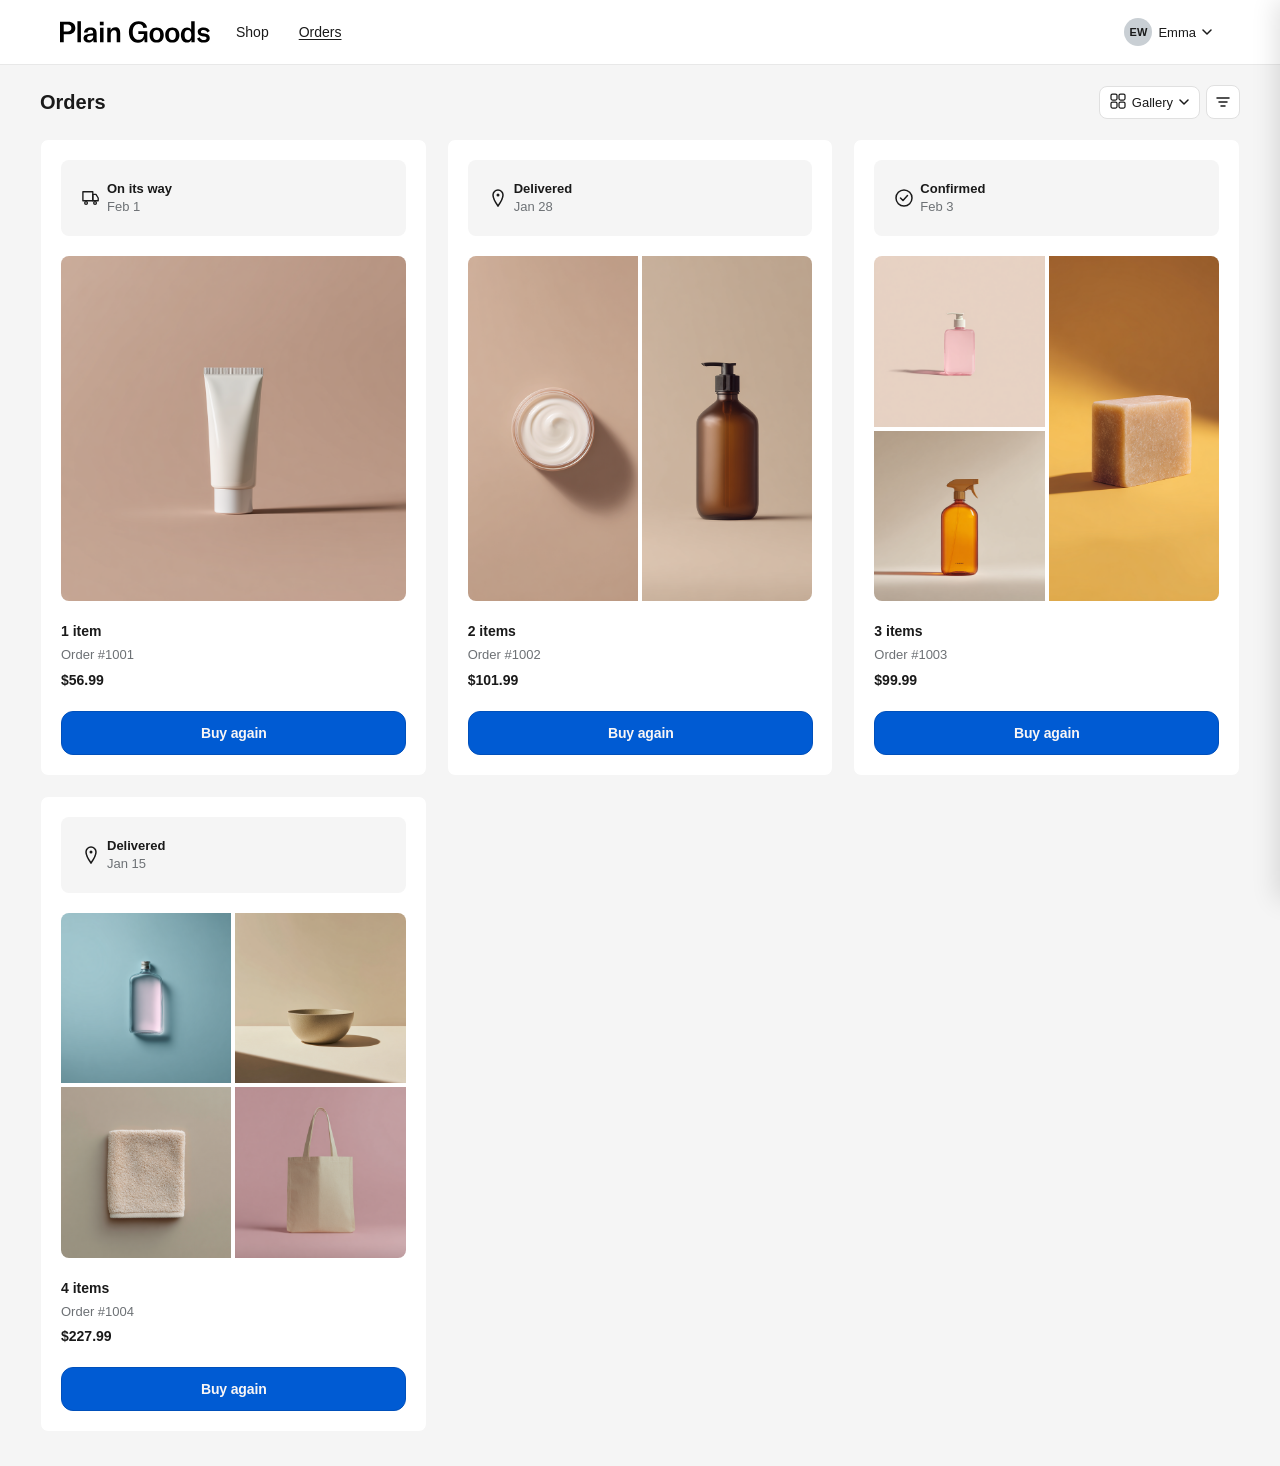
<file: pages/order-index.html>
<!DOCTYPE html>
<html lang="en">
<head>
  <meta charset="UTF-8" />
  <meta name="viewport" content="width=device-width, initial-scale=1.0" />
  <title>Orders</title>
  <script>if(new URLSearchParams(location.search).get('mobile')==='1')document.documentElement.classList.add('is-phone-chrome');</script>
  <script>
  // ── Theme: apply CSS vars + font before first paint ────────────────────
  (function () {
    var THEMES = {
      'plain-goods': {
        vars: {
          '--x-color-text':          '#1a1a1a',
          '--x-color-text-subdued':  '#6d7175',
          '--x-color-bg':            '#ffffff',
          '--x-color-bg-subdued':    '#f5f5f5',
          '--x-color-border':        '#e0e0e0',
          '--x-color-border-header': '#e8e8e8',
          '--x-font':  "-apple-system, BlinkMacSystemFont, 'Segoe UI', Roboto, sans-serif",
          '--x-radius-sm':   '1px',
          '--x-radius-base': '8px',
          '--x-radius-lg':   '12px',
          '--x-color-accent':    '#005BD3',
          '--color-accent':      '#005BD3',
          '--demo-primary-fg':   '#f9f6f5',
        },
        logo: { src: '../assets/themes/plaingoods/logos/logo.svg', alt: 'Plain Goods', maxWidth: '150px' },
        products: ['p1.png','p2.png','p3.png','p4.png','p5.png','p6.png','p7.png','p8.png','p9.png','p10.png'],
        productsBase: '../assets/themes/plaingoods/products/',
      },
      'pitch': {
        vars: {
          '--x-color-text':          '#560E00',
          '--x-color-text-subdued':  '#9E5A40',
          '--x-color-bg':            '#FFFAF7',
          '--x-color-bg-subdued':    '#F5EDE8',
          '--x-color-bg-card':       'transparent',
          '--x-color-bg-header':     '#F5EDE8',
          '--x-color-border':        '#E6DBD9',
          '--x-color-border-header': 'transparent',
          '--x-font':  "Liter, -apple-system, BlinkMacSystemFont, 'Segoe UI', sans-serif",
          '--x-radius-sm':   '4px',
          '--x-radius-base': '8px',
          '--x-radius-lg':   '12px',
          '--x-color-accent':    '#FF4315',
          '--color-accent':      '#FF4315',
          '--demo-primary-fg':   '#f9f6f5',
        },
        font: { family: 'Liter', src: '../assets/themes/pitch/fonts/Liter-Regular.ttf', weight: '400' },
        logo: { src: '../assets/themes/pitch/logos/logo.png', alt: 'Pitch', maxWidth: '160px' },
        products: ['p1.webp','p2.webp','p3.webp','p4.webp','p5.webp','p6.webp','p7.webp','p8.webp','p9.webp','p10.png'],
        productsBase: '../assets/themes/pitch/products/',
      },
      'heritage': {
        vars: {
          '--x-color-text':          '#f6eddd',
          '--x-color-text-subdued':  '#aba698',
          '--x-color-bg':            '#202219',
          '--x-color-bg-subdued':    '#2d3025',
          '--x-color-border':        '#404036',
          '--x-color-border-header': '#404036',
          '--x-font':  '"Instrument Sans", -apple-system, BlinkMacSystemFont, "Segoe UI", sans-serif',
          '--x-radius-sm':   '4px',
          '--x-radius-base': '8px',
          '--x-radius-lg':   '12px',
          '--x-color-accent':    '#F6EDDD',
          '--color-accent':      '#F6EDDD',
          '--demo-primary-fg':   '#000000',
        },
        font: { family: 'Instrument Sans', src: '../assets/themes/heritage/fonts/InstrumentSans-Regular.ttf', weight: '400' },
        logo: { src: '../assets/themes/heritage/logos/logo.png', alt: 'Heritage', maxWidth: '50px' },
        products: ['p1.png','p2.png','p3.png','p4.png','p5.png','p6.png','p7.png','p8.png','p9.png','p10.png'],
        productsBase: '../assets/themes/heritage/products/',
      },
      'ghia': {
        vars: {
          '--x-color-text':          '#000000',
          '--x-color-text-subdued':  'rgba(0, 0, 0, 0.56)',
          '--x-color-bg':            '#ffffff',
          '--x-color-bg-subdued':    '#f3ede6',
          '--x-color-border':        '#dedede',
          '--x-color-border-header': '#e2caac',
          '--x-color-bg-header':     '#faebda',
          '--x-font':  "-apple-system, BlinkMacSystemFont, 'Segoe UI', Roboto, sans-serif",
          '--x-radius-sm':   '4px',
          '--x-radius-base': '8px',
          '--x-radius-lg':   '12px',
          '--x-color-accent':    '#ef6079',
          '--color-accent':      '#ef6079',
          '--demo-primary-fg':   '#000000',
        },
        logo: { src: '../assets/ghia/Ghia-1.png', alt: 'Ghia', maxWidth: '120px' },
      },
    };

    var param = (new URLSearchParams(window.location.search)).get('theme') || 'plain-goods';
    var t = THEMES[param] || THEMES['plain-goods'];
    var root = document.documentElement;

    // Apply CSS custom properties immediately
    var keys = Object.keys(t.vars);
    for (var i = 0; i < keys.length; i++) {
      root.style.setProperty(keys[i], t.vars[keys[i]]);
    }

    // Inject @font-face for custom fonts
    if (t.font) {
      var s = document.createElement('style');
      s.textContent = '@font-face{font-family:"' + t.font.family + '";src:url("' + t.font.src + '") format("truetype");font-weight:' + t.font.weight + ';font-display:swap;}';
      document.head.appendChild(s);
    }

    // Stash for end-of-body image/logo swap
    window.__ORDER_THEME__ = t;
  })();
  </script>
  <style>
    /* ─── Reset ─── */
    *, *::before, *::after { box-sizing: border-box; margin: 0; padding: 0; }
    html, body { height: 100%; }
    img { display: block; max-width: 100%; }
    button { font-family: inherit; cursor: pointer; }

    /* ─── Tokens ─── */
    :root {
      --x-color-text:            #000000;
      --x-color-text-subdued:    #6d7175;
      --x-color-bg:              #ffffff;
      --x-color-bg-subdued:      #f5f5f5;
      --x-color-border:          #e0e0e0;
      --x-color-border-header:   #e8e8e8;
      --x-color-bg-header:       var(--x-color-bg);
      --x-color-bg-card:         var(--x-color-bg);
      --x-color-accent:          #005BD3;
      --x-color-accent-hover:    #0052ba;
      --x-color-accent-fg:       #ffffff;
      --x-radius-sm:    4px;
      --x-radius-base:  8px;
      --x-radius-lg:    12px;
      --x-space-xs:     4px;
      --x-space-sm:     6px;
      --x-space-base:   12px;
      --x-space-md:     20px;
      --x-space-lg:     34px;
      --x-duration:     0.2s;
      --x-font:         -apple-system, BlinkMacSystemFont, 'Segoe UI', Roboto, sans-serif;

      /* ─── Bridge vars for button.css ─── */
      --color-accent:               #005BD3;
      --color-bg-page:              var(--x-color-bg);
      --demo-primary-bg:            var(--color-accent);
      --demo-primary-fg:            #f9f6f5;
      --font-body:                  var(--x-font);
      --body-base-size:             14px;
      --body-base-letter-spacing:   -0.15px;
      --font-weight-semibold:       600;
      --btn-primary-font-size:      14px;
      --btn-primary-font-weight:    600;
      --btn-primary-letter-spacing: -0.15px;
      --btn-primary-text-transform: none;
      --button-gap:                 6px;
      --button-radius:              12px;
      --button-height:              44px;
      --button-min-size:            44px;
      --button-padding-block:       10px;
      --button-padding-inline:      16px;
      --x-duration-base:            100ms;
      --x-timing-hover:             ease-out;
      --shadow-button-primary:      none;
      --shadow-button-primary-hover:   none;
      --shadow-button-primary-pressed: none;
      --button-focus-outline:       0 0 0 1px var(--x-color-bg), 0 0 0 3px var(--x-color-accent);
    }

    /* ─── Base ─── */
    body {
      font-family: var(--x-font);
      font-size: 14px;
      line-height: 1.5;
      color: var(--x-color-text);
      background: var(--x-color-bg-subdued);
    }

    /* ─── AccountFrame shell ─── */
    .af-shell {
      min-height: 100vh;
      min-height: 100dvh;
      display: grid;
      grid-template-rows: auto 1fr;
    }

    /* ─── Header ─── */
    .af-header {
      background: var(--x-color-bg-header);
      border-bottom: 1px solid var(--x-color-border-header);
      position: relative;
      z-index: 200;
    }

    .af-header-inner {
      display: flex;
      align-items: center;
      height: 64px;
      padding: 0 var(--x-space-md);
      gap: var(--x-space-base);
      max-width: 1200px;
      margin: 0 auto;
      width: 100%;
    }

    /* hamburger — mobile only */
    .af-hamburger {
      display: flex;
      align-items: center;
      justify-content: center;
      width: 36px;
      height: 36px;
      background: none;
      border: none;
      border-radius: var(--x-radius-base);
      color: var(--x-color-text);
      flex-shrink: 0;
      transition: background var(--x-duration);
    }
    .af-hamburger:hover { background: var(--x-color-bg-subdued); }

    /* logo */
    .af-logo {
      display: flex;
      align-items: center;
      gap: 8px;
      text-decoration: none;
      color: var(--x-color-text);
      flex-shrink: 0;
    }
    .af-logo__img {
      max-width: 150px;
      height: 28px;
      width: auto;
      display: block;
      flex-shrink: 0;
    }

    /* desktop nav */
    .af-nav {
      display: none;
      align-items: center;
      gap: 2px;
    }
    .af-nav__link {
      display: block;
      padding: 7px 14px;
      border-radius: var(--x-radius-base);
      font-size: 14px;
      color: var(--x-color-text);
      text-decoration: none;
      transition: background var(--x-duration);
    }
    .af-nav__link:hover { background: var(--x-color-bg-subdued); }
    .af-nav__link--active {
      text-decoration: underline;
      text-underline-offset: 2px;
    }

    /* account button */
    .af-account {
      display: flex;
      align-items: center;
      gap: 6px;
      background: none;
      border: none;
      border-radius: var(--x-radius-base);
      padding: 5px 8px;
      color: var(--x-color-text);
      font-size: 13px;
      transition: background var(--x-duration);
      flex-shrink: 0;
      position: relative;
      margin-left: auto;
    }
    .af-account:hover { background: var(--x-color-bg-subdued); }
    .af-account__avatar {
      width: 28px;
      height: 28px;
      border-radius: 50%;
      background: #c9cfd4;
      display: flex;
      align-items: center;
      justify-content: center;
      font-size: 11px;
      font-weight: 600;
      flex-shrink: 0;
    }
    .af-account__name { display: none; }

    /* account dropdown */
    .af-account-menu {
      position: absolute;
      top: calc(100% + 4px);
      right: 0;
      width: 240px;
      background: var(--x-color-bg);
      border: 1px solid var(--x-color-border);
      border-radius: var(--x-radius-lg);
      box-shadow: 0 4px 16px rgba(0,0,0,0.12);
      z-index: 300;
      padding: 8px;
      display: none;
    }
    .af-account-menu.is-open { display: block; }
    .af-account-menu__profile {
      padding: 10px 12px 12px;
    }
    .af-account-menu__name { font-weight: 600; font-size: 14px; }
    .af-account-menu__email { font-size: 12px; color: var(--x-color-text-subdued); }
    .af-account-menu__divider {
      height: 1px;
      background: var(--x-color-border);
      margin: 4px 0;
    }
    .af-account-menu__item {
      display: block;
      width: 100%;
      padding: 8px 12px;
      border-radius: var(--x-radius-sm);
      border: none;
      background: none;
      font-size: 14px;
      text-align: left;
      color: var(--x-color-text);
      text-decoration: none;
      transition: background var(--x-duration);
    }
    .af-account-menu__item:hover { background: var(--x-color-bg-subdued); }

    /* ─── Left nav (mobile) ─── */
    :root { --left-nav-w: 80vw; --left-nav-dur: 0.3s; }

    .af-left-nav {
      position: absolute;
      z-index: 250;
      top: calc(100% + 1px);
      left: 0;
      width: var(--left-nav-w);
      height: calc(100dvh - 65px);
      background: var(--x-color-bg);
      overflow-y: auto;
      transform: translateX(calc(var(--left-nav-w) * -1));
      visibility: hidden;
      transition: transform var(--left-nav-dur) ease, visibility var(--left-nav-dur) linear;
      display: flex;
      flex-direction: column;
    }
    .af-left-nav.is-open {
      transform: translateX(0);
      visibility: visible;
      transition: transform var(--left-nav-dur) ease, visibility 0s;
    }
    .af-left-nav-overlay {
      display: none;
      position: fixed;
      inset: 0;
      background: rgba(0,0,0,0.5);
      z-index: 240;
    }
    .af-left-nav-overlay.is-open { display: block; }

    .af-left-nav__profile {
      padding: 14px 20px 12px;
      display: flex;
      align-items: center;
      gap: 10px;
      border-bottom: 1px solid var(--x-color-border);
    }
    .af-left-nav__avatar {
      width: 36px;
      height: 36px;
      border-radius: 50%;
      background: #c9cfd4;
      display: flex;
      align-items: center;
      justify-content: center;
      font-size: 12px;
      font-weight: 600;
      flex-shrink: 0;
    }
    .af-left-nav__pname { font-weight: 600; font-size: 14px; }
    .af-left-nav__pemail { font-size: 12px; color: var(--x-color-text-subdued); }

    .af-left-nav__links {
      list-style: none;
      padding: 10px 12px;
      flex: 1;
    }
    .af-left-nav__links li { padding: 2px 0; }
    .af-left-nav__link {
      display: block;
      padding: 10px 12px;
      border-radius: var(--x-radius-base);
      font-size: 14px;
      text-decoration: none;
      color: var(--x-color-text);
      transition: background var(--x-duration);
    }
    .af-left-nav__link:hover { background: var(--x-color-bg-subdued); }
    .af-left-nav__link--active {
      text-decoration: underline;
      text-underline-offset: 2px;
    }

    .af-left-nav__footer {
      list-style: none;
      padding: 10px 12px 24px;
      border-top: 1px solid var(--x-color-border);
    }
    .af-left-nav__footer li { padding: 2px 0; }

    /* ─── Content area ─── */
    .af-content {
      padding: var(--x-space-md) var(--x-space-md) var(--x-space-lg);
    }
    .af-center {
      max-width: 1200px;
      margin: 0 auto;
    }

    /* ─── InternalPage ─── */
    .ip-header {
      display: flex;
      align-items: center;
      justify-content: space-between;
      gap: var(--x-space-base);
      padding-bottom: var(--x-space-md);
    }
    .ip-heading {
      font-size: 20px;
      font-weight: 600;
      line-height: 1.2;
    }
    .ip-actions {
      display: flex;
      align-items: center;
      gap: var(--x-space-sm);
      flex-shrink: 0;
    }

    /* View switcher trigger */
    .view-switcher {
      position: relative;
    }
    .view-switcher__trigger {
      display: flex;
      align-items: center;
      gap: 6px;
      padding: 6px 10px;
      background: var(--x-color-bg);
      border: 1px solid var(--x-color-border);
      border-radius: var(--x-radius-base);
      font-size: 13px;
      color: var(--x-color-text);
      transition: background var(--x-duration);
      white-space: nowrap;
    }
    .view-switcher__trigger:hover { background: var(--x-color-bg-subdued); }
    .view-switcher__menu {
      position: absolute;
      top: calc(100% + 4px);
      right: 0;
      width: 180px;
      background: var(--x-color-bg);
      border: 1px solid var(--x-color-border);
      border-radius: var(--x-radius-lg);
      box-shadow: 0 4px 16px rgba(0,0,0,0.10);
      padding: 7px;
      z-index: 100;
      display: none;
    }
    .view-switcher__menu.is-open { display: block; }
    .view-switcher__option {
      display: flex;
      align-items: center;
      gap: 8px;
      width: 100%;
      padding: 8px 12px;
      border: none;
      border-radius: var(--x-radius-sm);
      background: none;
      font-size: 14px;
      text-align: left;
      color: var(--x-color-text);
      transition: background var(--x-duration);
    }
    .view-switcher__option:hover { background: var(--x-color-bg-subdued); }
    .view-switcher__option--active { background: var(--x-color-bg-subdued); }
    .view-switcher__check {
      margin-left: auto;
      display: flex;
      align-items: center;
    }

    /* Filter button */
    .filter-btn {
      display: flex;
      align-items: center;
      justify-content: center;
      width: 34px;
      height: 34px;
      padding: 0;
      background: var(--x-color-bg);
      border: 1px solid var(--x-color-border);
      border-radius: var(--x-radius-base);
      color: var(--x-color-text);
      transition: background var(--x-duration);
    }
    .filter-btn:hover { background: var(--x-color-bg-subdued); }

    /* ─── Card ─── */
    .card {
      background: var(--x-color-bg-card);
      border: 1px solid var(--x-color-bg-subdued);
      border-radius: 8px;
      overflow: hidden;
    }
    .card--padded { padding: var(--x-space-md); }

    /* ─── Gallery grid ─── */
    .order-grid {
      display: grid;
      grid-template-columns: 1fr;
      gap: var(--x-space-md);
    }
    @media (min-width: 750px) {
      .order-grid { grid-template-columns: 1fr 1fr; }
    }
    @media (min-width: 1000px) {
      .order-grid { grid-template-columns: 1fr 1fr 1fr; }
    }

    .order-card-link {
      display: block;
      height: 100%;
      text-decoration: none;
      color: inherit;
      cursor: pointer;
    }
    .order-card-link > .card {
      height: 100%;
    }
    .order-card-link:hover .card {
      box-shadow:
        0 -1px 2px rgba(0,0,0,0.04),
        0 8px 16px rgba(0,0,0,0.08),
        0 1.8px 3.8px rgba(0,0,0,0.048),
        0 0.5px 1px rgba(0,0,0,0.032);
    }
    .card { transition: box-shadow 0.35s ease; }

    .order-card__inner {
      height: 100%;
      display: flex;
      flex-direction: column;
      gap: var(--x-space-md);
    }

    /* Status badge */
    .order-card__status {
      background: var(--x-color-bg-subdued);
      border-radius: var(--x-radius-base);
      padding: var(--x-space-md);
    }
    .order-status-row {
      display: grid;
      grid-template-columns: 20px 1fr;
      column-gap: 6px;
      align-items: start;
    }
    .order-status-icon {
      display: flex;
      align-items: center;
      justify-content: center;
      width: 20px;
      height: 20px;
      color: var(--x-color-text);
      grid-row: span 2;
      align-self: center;
    }
    .order-status-label {
      font-size: 13px;
      font-weight: 600;
      line-height: 1.4;
    }
    .order-status-date {
      font-size: 13px;
      color: var(--x-color-text-subdued);
      line-height: 1.4;
    }

    /* Image group — 2×2 grid */
    .image-grid-wrapper {
      width: 100%;
      aspect-ratio: 1;
    }
    .image-grid-container {
      display: grid;
      grid-template-columns: 1fr 1fr;
      grid-template-rows: 1fr 1fr;
      gap: var(--x-space-xs);
      width: 100%;
      height: 100%;
    }
    .image-grid-cell {
      overflow: hidden;
      position: relative;
      background: var(--x-color-bg-subdued);
    }
    .image-grid-cell img {
      width: 100%;
      height: 100%;
      object-fit: cover;
    }
    /* Cell that spans 2 rows needs a raw fill approach */
    .image-grid-cell--span-row {
      grid-row: span 2;
    }
    .image-grid-cell--span-all {
      grid-row: span 2;
      grid-column: span 2;
    }
    /* Overflow label */
    .image-grid-overflow {
      width: 100%;
      height: 100%;
      display: flex;
      align-items: center;
      justify-content: center;
      font-size: 13px;
      font-weight: 600;
      background: var(--x-color-bg-subdued);
    }

    /* Gallery card details */
    .order-card__meta {
      display: flex;
      flex-direction: column;
      gap: 3px;
      flex: 1;
    }
    .order-card__item-count {
      font-size: 14px;
      font-weight: 600;
    }
    .order-card__number {
      font-size: 13px;
      color: var(--x-color-text-subdued);
    }
    .order-card__total {
      font-size: 14px;
      font-weight: 600;
      margin-top: 2px;
    }

    /* Buy again button */
    .order-card__actions { width: 100%; }
    .order-card__actions .button { width: 100%; }

    /* ─── List view ─── */
    .order-list-view {
      display: flex;
      flex-direction: column;
      gap: var(--x-space-base);
    }
    .order-list-item-link {
      display: block;
      text-decoration: none;
      color: inherit;
      cursor: pointer;
      width: 100%;
    }
    .order-list-item-link:hover .card {
      box-shadow:
        0 -1px 2px rgba(0,0,0,0.04),
        0 8px 16px rgba(0,0,0,0.08),
        0 1.8px 3.8px rgba(0,0,0,0.048),
        0 0.5px 1px rgba(0,0,0,0.032);
    }
    .order-list-row {
      display: grid;
      grid-template-columns: 64px 1fr 1fr 1fr auto;
      column-gap: var(--x-space-base);
      align-items: center;
      padding: var(--x-space-base);
    }
    .order-list-thumb {
      width: 64px;
      height: 64px;
      flex-shrink: 0;
      border-radius: var(--x-radius-base);
      overflow: hidden;
      background: var(--x-color-bg-subdued);
    }
    .order-list-thumb .image-grid-wrapper { width: 64px; height: 64px; aspect-ratio: auto; }
    .order-list-thumb .image-grid-container { width: 64px; height: 64px; }
    .order-list-col { min-width: 0; }
    .order-list-col--total { text-align: right; }
    .order-list-col--more {
      display: flex;
      align-items: center;
      justify-content: center;
      width: 34px;
      height: 34px;
      border-radius: var(--x-radius-base);
      transition: background var(--x-duration);
    }
    .order-list-col--more:hover { background: var(--x-color-bg-subdued); }
    .order-list-primary { font-size: 13px; font-weight: 600; }
    .order-list-secondary { font-size: 13px; color: var(--x-color-text-subdued); }

    /* Responsive: hide list middle cols on mobile */
    @media (max-width: 639px) {
      .order-list-row {
        grid-template-columns: 64px 1fr auto;
      }
      .order-list-col--status,
      .order-list-col--total { display: none; }
    }

    /* ─── Sort / filter panel ─── */
    .sf-wrapper {
      position: fixed;
      inset: 0;
      z-index: 9998;
      pointer-events: none;
    }
    .sf-wrapper.is-open { pointer-events: auto; }
    .sf-overlay {
      position: fixed;
      inset: 0;
      background: rgba(0,0,0,0.4);
      opacity: 0;
      transition: opacity 0.25s ease-out;
      z-index: 9998;
    }
    .sf-wrapper.is-open .sf-overlay { opacity: 1; }
    .sf-panel {
      position: fixed;
      top: 0;
      right: 0;
      bottom: 0;
      width: 300px;
      background: var(--x-color-bg);
      box-shadow: -4px 0 24px rgba(0,0,0,0.12);
      z-index: 9999;
      display: flex;
      flex-direction: column;
      transform: translateX(100%);
      transition: transform 0.25s ease-out;
    }
    .sf-wrapper.is-open .sf-panel { transform: translateX(0); }

    .sf-header {
      display: flex;
      gap: 12px;
      padding: 18px 20px 12px;
      border-bottom: 1px solid var(--x-color-border);
    }
    .sf-tab-wrap { flex: 1; }
    .sf-tab {
      display: block;
      width: 100%;
      padding: 10px 14px;
      border: none;
      border-radius: var(--x-radius-base);
      background: none;
      font-size: 14px;
      font-weight: 400;
      color: var(--x-color-text-subdued);
      text-align: center;
      transition: background var(--x-duration), color var(--x-duration);
    }
    .sf-tab:hover { background: var(--x-color-bg-subdued); }
    .sf-tab-wrap.is-active .sf-tab {
      background: var(--x-color-bg-subdued);
      color: var(--x-color-accent);
      font-weight: 600;
    }

    .sf-content {
      flex: 1;
      overflow: auto;
      padding: 20px;
    }
    .sf-section-title {
      font-size: 14px;
      font-weight: 600;
      margin-bottom: 14px;
    }
    .sf-choice-list { list-style: none; display: flex; flex-direction: column; gap: 2px; }
    .sf-choice {
      display: flex;
      align-items: center;
      gap: 10px;
      padding: 8px 4px;
      border-radius: var(--x-radius-base);
      cursor: pointer;
      font-size: 14px;
    }
    .sf-choice:hover { background: var(--x-color-bg-subdued); padding-left: 8px; padding-right: 8px; }
    .sf-choice input[type="radio"] { accent-color: var(--x-color-accent); width: 16px; height: 16px; }

    .sf-footer {
      display: flex;
      gap: 12px;
      padding: 14px 20px;
      border-top: 1px solid var(--x-color-border);
    }
    .sf-footer-btn-wrap { flex: 1; }
    .sf-btn {
      display: block;
      width: 100%;
      padding: 11px 14px;
      border: none;
      border-radius: var(--x-radius-base);
      font-size: 14px;
      font-weight: 600;
      text-align: center;
    }
    .sf-btn--clear {
      background: none;
      color: var(--x-color-text-subdued);
      font-weight: 400;
    }
    .sf-btn--clear:hover { background: var(--x-color-bg-subdued); }
    .sf-btn--apply {
      background: var(--x-color-accent);
      color: var(--x-color-accent-fg);
    }
    .sf-btn--apply:hover { background: var(--x-color-accent-hover); }

    /* ─── Desktop adjustments ─── */
    @media (min-width: 768px) {
      .af-hamburger { display: none !important; }
      /* logo image scales naturally at desktop, no extra rule needed */
      .af-nav { display: flex; }
      .af-account__name { display: block; }
      .af-content {
        padding: var(--x-space-md) var(--x-space-lg) var(--x-space-lg);
      }
    }

    /* ─── Utility ─── */
    [hidden] { display: none !important; }
  </style>
  <link rel="stylesheet" href="../styles/components/button.css">
</head>
<body>

<!-- ── AccountFrame ─────────────────────────────────────────────────── -->
<div class="af-shell">

  <!-- Header -->
  <header class="af-header">
    <div class="af-header-inner">

      <!-- Hamburger (mobile) -->
      <button class="af-hamburger" id="hamburgerBtn" aria-label="Open menu">
        <svg width="18" height="14" viewBox="0 0 18 14" fill="none">
          <path d="M1 1h16M1 7h16M1 13h16" stroke="currentColor" stroke-width="1.75" stroke-linecap="round"/>
        </svg>
      </button>

      <!-- Logo -->
      <a href="#" class="af-logo">
        <img id="themeLogoImg" class="af-logo__img" src="../assets/themes/plaingoods/logos/logo.svg" alt="Plain Goods" style="max-width:150px;height:28px;width:auto;display:block;">
      </a>

      <!-- Desktop nav -->
      <nav class="af-nav">
        <a href="#" class="af-nav__link">Shop</a>
        <a href="#" class="af-nav__link af-nav__link--active">Orders</a>
      </nav>

      <!-- Account button -->
      <div style="margin-left: auto; position: relative;">
        <button class="af-account" id="accountBtn">
          <div class="af-account__avatar">EW</div>
          <span class="af-account__name">Emma</span>
          <svg width="10" height="6" viewBox="0 0 10 6" fill="none">
            <path d="M1 1l4 4 4-4" stroke="currentColor" stroke-width="1.5" stroke-linecap="round" stroke-linejoin="round"/>
          </svg>
        </button>

        <!-- Account dropdown -->
        <div class="af-account-menu" id="accountMenu">
          <div class="af-account-menu__profile">
            <div class="af-account-menu__name">Emma Wilson</div>
            <div class="af-account-menu__email">emma.wilson@email.com</div>
          </div>
          <div class="af-account-menu__divider"></div>
          <a href="#" class="af-account-menu__item">Profile</a>
          <a href="#" class="af-account-menu__item">Settings</a>
          <div class="af-account-menu__divider"></div>
          <button class="af-account-menu__item" style="color: #6d7175;">Sign out</button>
        </div>
      </div>

    </div>

    <!-- Left nav (mobile) -->
    <div class="af-left-nav" id="leftNav">
      <div class="af-left-nav__profile">
        <div class="af-left-nav__avatar">EW</div>
        <div>
          <div class="af-left-nav__pname">Emma Wilson</div>
          <div class="af-left-nav__pemail">emma.wilson@email.com</div>
        </div>
      </div>
      <ul class="af-left-nav__links">
        <li><a href="#" class="af-left-nav__link">Shop</a></li>
        <li><a href="#" class="af-left-nav__link af-left-nav__link--active">Orders</a></li>
      </ul>
      <ul class="af-left-nav__footer">
        <li><a href="#" class="af-left-nav__link">Profile</a></li>
        <li><a href="#" class="af-left-nav__link">Settings</a></li>
        <li><button class="af-left-nav__link" style="background:none;border:none;width:100%;text-align:left;color:var(--x-color-text-subdued);">Sign out</button></li>
      </ul>
    </div>
  </header>

  <!-- Left nav overlay -->
  <div class="af-left-nav-overlay" id="leftNavOverlay"></div>

  <!-- Content -->
  <main class="af-content">
    <div class="af-center">

      <!-- Page header -->
      <div class="ip-header">
        <h1 class="ip-heading">Orders</h1>
        <div class="ip-actions">

          <!-- View switcher (hidden on mobile) -->
          <div class="view-switcher" id="viewSwitcher" style="display:none">
            <button class="view-switcher__trigger" id="viewSwitcherBtn">
              <!-- icon updated by JS -->
              <span id="viewSwitcherIcon">
                <svg width="16" height="16" viewBox="0 0 16 16" fill="none">
                  <rect x="1" y="1" width="6" height="6" rx="1.5" stroke="currentColor" stroke-width="1.25"/>
                  <rect x="9" y="1" width="6" height="6" rx="1.5" stroke="currentColor" stroke-width="1.25"/>
                  <rect x="1" y="9" width="6" height="6" rx="1.5" stroke="currentColor" stroke-width="1.25"/>
                  <rect x="9" y="9" width="6" height="6" rx="1.5" stroke="currentColor" stroke-width="1.25"/>
                </svg>
              </span>
              <span id="viewSwitcherLabel">Gallery</span>
              <svg width="10" height="6" viewBox="0 0 10 6" fill="none">
                <path d="M1 1l4 4 4-4" stroke="currentColor" stroke-width="1.5" stroke-linecap="round" stroke-linejoin="round"/>
              </svg>
            </button>
            <div class="view-switcher__menu" id="viewSwitcherMenu">
              <button class="view-switcher__option view-switcher__option--active" id="optGallery" data-view="gallery">
                <svg width="16" height="16" viewBox="0 0 16 16" fill="none">
                  <rect x="1" y="1" width="6" height="6" rx="1.5" stroke="currentColor" stroke-width="1.25"/>
                  <rect x="9" y="1" width="6" height="6" rx="1.5" stroke="currentColor" stroke-width="1.25"/>
                  <rect x="1" y="9" width="6" height="6" rx="1.5" stroke="currentColor" stroke-width="1.25"/>
                  <rect x="9" y="9" width="6" height="6" rx="1.5" stroke="currentColor" stroke-width="1.25"/>
                </svg>
                Gallery
                <span class="view-switcher__check" id="checkGallery">
                  <svg width="12" height="10" viewBox="0 0 12 10" fill="none"><path d="M1 5l3.5 3.5L11 1" stroke="currentColor" stroke-width="1.5" stroke-linecap="round" stroke-linejoin="round"/></svg>
                </span>
              </button>
              <button class="view-switcher__option" id="optList" data-view="list">
                <svg width="16" height="16" viewBox="0 0 16 16" fill="none">
                  <path d="M1 4h14M1 8h14M1 12h14" stroke="currentColor" stroke-width="1.25" stroke-linecap="round"/>
                </svg>
                List
                <span class="view-switcher__check" id="checkList" hidden>
                  <svg width="12" height="10" viewBox="0 0 12 10" fill="none"><path d="M1 5l3.5 3.5L11 1" stroke="currentColor" stroke-width="1.5" stroke-linecap="round" stroke-linejoin="round"/></svg>
                </span>
              </button>
            </div>
          </div>

          <!-- Filter button -->
          <button class="filter-btn" id="filterBtn" aria-label="Sort or filter">
            <svg width="16" height="16" viewBox="0 0 16 16" fill="none">
              <path d="M2 4h12M4 8h8M6 12h4" stroke="currentColor" stroke-width="1.5" stroke-linecap="round"/>
            </svg>
          </button>

        </div>
      </div>

      <!-- ── Gallery view ── -->
      <div class="order-grid" id="galleryView">

        <!-- Order 1: 1 item — On its way -->
        <div>
          <div class="order-card-link">
            <div class="card card--padded">
              <div class="order-card__inner">
                <div class="order-card__status">
                  <div class="order-status-row">
                    <div class="order-status-icon">
                      <!-- truck -->
                      <svg width="18" height="16" viewBox="0 0 20 16" fill="none"><path d="M1 1h11v10H1V1z" stroke="currentColor" stroke-width="1.5" stroke-linejoin="round"/><path d="M12 4h3.5L18 8v3h-6V4z" stroke="currentColor" stroke-width="1.5" stroke-linejoin="round"/><circle cx="4.5" cy="13.5" r="1.5" stroke="currentColor" stroke-width="1.5"/><circle cx="14.5" cy="13.5" r="1.5" stroke="currentColor" stroke-width="1.5"/></svg>
                    </div>
                    <div class="order-status-label">On its way</div>
                    <div class="order-status-date">Feb 1</div>
                  </div>
                </div>
                <div class="image-grid-wrapper">
                  <div class="image-grid-container">
                    <div class="image-grid-cell image-grid-cell--span-all" style="border-radius: var(--x-radius-base)">
                      <img src="../assets/themes/plaingoods/products/p1.png" data-pg-img="1" alt="">
                    </div>
                  </div>
                </div>
                <div class="order-card__meta">
                  <span class="order-card__item-count">1 item</span>
                  <span class="order-card__number">Order #1001</span>
                  <span class="order-card__total">$56.99</span>
                </div>
                <div class="order-card__actions">
                  <button class="button" data-kind="primary"><span class="button__content">Buy again</span></button>
                </div>
              </div>
            </div>
          </div>
        </div>

        <!-- Order 2: 2 items — Delivered -->
        <div>
          <div class="order-card-link">
            <div class="card card--padded">
              <div class="order-card__inner">
                <div class="order-card__status">
                  <div class="order-status-row">
                    <div class="order-status-icon">
                      <!-- marker/location -->
                      <svg width="14" height="18" viewBox="0 0 14 18" fill="none"><path d="M7 1C4.239 1 2 3.239 2 6c0 4 5 11 5 11s5-7 5-11c0-2.761-2.239-5-5-5z" stroke="currentColor" stroke-width="1.5"/><circle cx="7" cy="6" r="1.5" fill="currentColor"/></svg>
                    </div>
                    <div class="order-status-label">Delivered</div>
                    <div class="order-status-date">Jan 28</div>
                  </div>
                </div>
                <div class="image-grid-wrapper">
                  <div class="image-grid-container">
                    <div class="image-grid-cell image-grid-cell--span-row" style="border-radius: var(--x-radius-base) 0 0 var(--x-radius-base)">
                      <img src="../assets/themes/plaingoods/products/p2.png" data-pg-img="2" alt="">
                    </div>
                    <div class="image-grid-cell image-grid-cell--span-row" style="border-radius: 0 var(--x-radius-base) var(--x-radius-base) 0">
                      <img src="../assets/themes/plaingoods/products/p3.png" data-pg-img="3" alt="">
                    </div>
                  </div>
                </div>
                <div class="order-card__meta">
                  <span class="order-card__item-count">2 items</span>
                  <span class="order-card__number">Order #1002</span>
                  <span class="order-card__total">$101.99</span>
                </div>
                <div class="order-card__actions">
                  <button class="button" data-kind="primary"><span class="button__content">Buy again</span></button>
                </div>
              </div>
            </div>
          </div>
        </div>

        <!-- Order 3: 3 items — Confirmed -->
        <div>
          <div class="order-card-link">
            <div class="card card--padded">
              <div class="order-card__inner">
                <div class="order-card__status">
                  <div class="order-status-row">
                    <div class="order-status-icon">
                      <!-- checkmark -->
                      <svg width="18" height="18" viewBox="0 0 18 18" fill="none"><circle cx="9" cy="9" r="8" stroke="currentColor" stroke-width="1.5"/><path d="M5.5 9l2.5 2.5 4.5-5" stroke="currentColor" stroke-width="1.5" stroke-linecap="round" stroke-linejoin="round"/></svg>
                    </div>
                    <div class="order-status-label">Confirmed</div>
                    <div class="order-status-date">Feb 3</div>
                  </div>
                </div>
                <div class="image-grid-wrapper">
                  <div class="image-grid-container">
                    <div class="image-grid-cell" style="border-radius: var(--x-radius-base) 0 0 0; aspect-ratio:1">
                      <img src="../assets/themes/plaingoods/products/p4.png" data-pg-img="4" alt="">
                    </div>
                    <div class="image-grid-cell image-grid-cell--span-row" style="border-radius: 0 var(--x-radius-base) var(--x-radius-base) 0">
                      <img src="../assets/themes/plaingoods/products/p5.png" data-pg-img="5" alt="">
                    </div>
                    <div class="image-grid-cell" style="border-radius: 0 0 0 var(--x-radius-base); aspect-ratio:1">
                      <img src="../assets/themes/plaingoods/products/p6.png" data-pg-img="6" alt="">
                    </div>
                  </div>
                </div>
                <div class="order-card__meta">
                  <span class="order-card__item-count">3 items</span>
                  <span class="order-card__number">Order #1003</span>
                  <span class="order-card__total">$99.99</span>
                </div>
                <div class="order-card__actions">
                  <button class="button" data-kind="primary"><span class="button__content">Buy again</span></button>
                </div>
              </div>
            </div>
          </div>
        </div>

        <!-- Order 4: 4 items — Delivered -->
        <div>
          <div class="order-card-link">
            <div class="card card--padded">
              <div class="order-card__inner">
                <div class="order-card__status">
                  <div class="order-status-row">
                    <div class="order-status-icon">
                      <!-- marker/location -->
                      <svg width="14" height="18" viewBox="0 0 14 18" fill="none"><path d="M7 1C4.239 1 2 3.239 2 6c0 4 5 11 5 11s5-7 5-11c0-2.761-2.239-5-5-5z" stroke="currentColor" stroke-width="1.5"/><circle cx="7" cy="6" r="1.5" fill="currentColor"/></svg>
                    </div>
                    <div class="order-status-label">Delivered</div>
                    <div class="order-status-date">Jan 15</div>
                  </div>
                </div>
                <div class="image-grid-wrapper">
                  <div class="image-grid-container">
                    <div class="image-grid-cell" style="border-radius: var(--x-radius-base) 0 0 0; aspect-ratio:1">
                      <img src="../assets/themes/plaingoods/products/p7.png" data-pg-img="7" alt="">
                    </div>
                    <div class="image-grid-cell" style="border-radius: 0 var(--x-radius-base) 0 0; aspect-ratio:1">
                      <img src="../assets/themes/plaingoods/products/p8.png" data-pg-img="8" alt="">
                    </div>
                    <div class="image-grid-cell" style="border-radius: 0 0 0 var(--x-radius-base); aspect-ratio:1">
                      <img src="../assets/themes/plaingoods/products/p9.png" data-pg-img="9" alt="">
                    </div>
                    <div class="image-grid-cell" style="border-radius: 0 0 var(--x-radius-base) 0; aspect-ratio:1">
                      <img src="../assets/themes/plaingoods/products/p10.png" data-pg-img="10" alt="">
                    </div>
                  </div>
                </div>
                <div class="order-card__meta">
                  <span class="order-card__item-count">4 items</span>
                  <span class="order-card__number">Order #1004</span>
                  <span class="order-card__total">$227.99</span>
                </div>
                <div class="order-card__actions">
                  <button class="button" data-kind="primary"><span class="button__content">Buy again</span></button>
                </div>
              </div>
            </div>
          </div>
        </div>

      </div><!-- /galleryView -->

      <!-- ── List view ── -->
      <div class="order-list-view" id="listView" hidden>

        <!-- Row 1 -->
        <div class="order-list-item-link">
          <div class="card">
            <div class="order-list-row">
              <div class="order-list-thumb">
                <div class="image-grid-wrapper" style="width:64px;height:64px;aspect-ratio:auto">
                  <div class="image-grid-container" style="width:64px;height:64px">
                    <div class="image-grid-cell image-grid-cell--span-all" style="border-radius:var(--x-radius-base)">
                      <img src="../assets/themes/plaingoods/products/p1.png" data-pg-img="1" alt="">
                    </div>
                  </div>
                </div>
              </div>
              <div class="order-list-col">
                <div class="order-list-primary">#1001</div>
                <div class="order-list-secondary">1 item</div>
              </div>
              <div class="order-list-col order-list-col--status">
                <div class="order-list-primary">On its way</div>
                <div class="order-list-secondary">Feb 1</div>
              </div>
              <div class="order-list-col order-list-col--total">
                <div class="order-list-primary">$56.99</div>
              </div>
              <div class="order-list-col order-list-col--more">
                <svg width="18" height="4" viewBox="0 0 18 4" fill="none"><circle cx="2" cy="2" r="1.5" fill="currentColor"/><circle cx="9" cy="2" r="1.5" fill="currentColor"/><circle cx="16" cy="2" r="1.5" fill="currentColor"/></svg>
              </div>
            </div>
          </div>
        </div>

        <!-- Row 2 -->
        <div class="order-list-item-link">
          <div class="card">
            <div class="order-list-row">
              <div class="order-list-thumb">
                <div style="width:64px;height:64px">
                  <div class="image-grid-container" style="width:64px;height:64px;gap:2px">
                    <div class="image-grid-cell image-grid-cell--span-row" style="border-radius:var(--x-radius-base) 0 0 var(--x-radius-base)">
                      <img src="../assets/themes/plaingoods/products/p2.png" data-pg-img="2" alt="">
                    </div>
                    <div class="image-grid-cell image-grid-cell--span-row" style="border-radius:0 var(--x-radius-base) var(--x-radius-base) 0">
                      <img src="../assets/themes/plaingoods/products/p3.png" data-pg-img="3" alt="">
                    </div>
                  </div>
                </div>
              </div>
              <div class="order-list-col">
                <div class="order-list-primary">#1002</div>
                <div class="order-list-secondary">2 items</div>
              </div>
              <div class="order-list-col order-list-col--status">
                <div class="order-list-primary">Delivered</div>
                <div class="order-list-secondary">Jan 28</div>
              </div>
              <div class="order-list-col order-list-col--total">
                <div class="order-list-primary">$101.99</div>
              </div>
              <div class="order-list-col order-list-col--more">
                <svg width="18" height="4" viewBox="0 0 18 4" fill="none"><circle cx="2" cy="2" r="1.5" fill="currentColor"/><circle cx="9" cy="2" r="1.5" fill="currentColor"/><circle cx="16" cy="2" r="1.5" fill="currentColor"/></svg>
              </div>
            </div>
          </div>
        </div>

        <!-- Row 3 -->
        <div class="order-list-item-link">
          <div class="card">
            <div class="order-list-row">
              <div class="order-list-thumb">
                <div style="width:64px;height:64px">
                  <div class="image-grid-container" style="width:64px;height:64px;gap:2px">
                    <div class="image-grid-cell" style="border-radius:var(--x-radius-base) 0 0 0">
                      <img src="../assets/themes/plaingoods/products/p4.png" data-pg-img="4" alt="">
                    </div>
                    <div class="image-grid-cell image-grid-cell--span-row" style="border-radius:0 var(--x-radius-base) var(--x-radius-base) 0">
                      <img src="../assets/themes/plaingoods/products/p5.png" data-pg-img="5" alt="">
                    </div>
                    <div class="image-grid-cell" style="border-radius:0 0 0 var(--x-radius-base)">
                      <img src="../assets/themes/plaingoods/products/p6.png" data-pg-img="6" alt="">
                    </div>
                  </div>
                </div>
              </div>
              <div class="order-list-col">
                <div class="order-list-primary">#1003</div>
                <div class="order-list-secondary">3 items</div>
              </div>
              <div class="order-list-col order-list-col--status">
                <div class="order-list-primary">Confirmed</div>
                <div class="order-list-secondary">Feb 3</div>
              </div>
              <div class="order-list-col order-list-col--total">
                <div class="order-list-primary">$99.99</div>
              </div>
              <div class="order-list-col order-list-col--more">
                <svg width="18" height="4" viewBox="0 0 18 4" fill="none"><circle cx="2" cy="2" r="1.5" fill="currentColor"/><circle cx="9" cy="2" r="1.5" fill="currentColor"/><circle cx="16" cy="2" r="1.5" fill="currentColor"/></svg>
              </div>
            </div>
          </div>
        </div>

        <!-- Row 4 -->
        <div class="order-list-item-link">
          <div class="card">
            <div class="order-list-row">
              <div class="order-list-thumb">
                <div style="width:64px;height:64px">
                  <div class="image-grid-container" style="width:64px;height:64px;gap:2px">
                    <div class="image-grid-cell" style="border-radius:var(--x-radius-base) 0 0 0">
                      <img src="../assets/themes/plaingoods/products/p7.png" data-pg-img="7" alt="">
                    </div>
                    <div class="image-grid-cell" style="border-radius:0 var(--x-radius-base) 0 0">
                      <img src="../assets/themes/plaingoods/products/p8.png" data-pg-img="8" alt="">
                    </div>
                    <div class="image-grid-cell" style="border-radius:0 0 0 var(--x-radius-base)">
                      <img src="../assets/themes/plaingoods/products/p9.png" data-pg-img="9" alt="">
                    </div>
                    <div class="image-grid-cell" style="border-radius:0 0 var(--x-radius-base) 0">
                      <img src="../assets/themes/plaingoods/products/p10.png" data-pg-img="10" alt="">
                    </div>
                  </div>
                </div>
              </div>
              <div class="order-list-col">
                <div class="order-list-primary">#1004</div>
                <div class="order-list-secondary">4 items</div>
              </div>
              <div class="order-list-col order-list-col--status">
                <div class="order-list-primary">Delivered</div>
                <div class="order-list-secondary">Jan 15</div>
              </div>
              <div class="order-list-col order-list-col--total">
                <div class="order-list-primary">$227.99</div>
              </div>
              <div class="order-list-col order-list-col--more">
                <svg width="18" height="4" viewBox="0 0 18 4" fill="none"><circle cx="2" cy="2" r="1.5" fill="currentColor"/><circle cx="9" cy="2" r="1.5" fill="currentColor"/><circle cx="16" cy="2" r="1.5" fill="currentColor"/></svg>
              </div>
            </div>
          </div>
        </div>

      </div><!-- /listView -->

    </div><!-- /af-center -->
  </main>
</div><!-- /af-shell -->

<!-- ── Sort / Filter panel ─────────────────────────────────────────── -->
<div class="sf-wrapper" id="sfWrapper">
  <div class="sf-overlay" id="sfOverlay"></div>
  <div class="sf-panel">
    <div class="sf-header">
      <div class="sf-tab-wrap is-active" id="sfTabSortWrap">
        <button class="sf-tab" id="sfTabSort">Sort</button>
      </div>
      <div class="sf-tab-wrap" id="sfTabFilterWrap">
        <button class="sf-tab" id="sfTabFilter">Filter</button>
      </div>
    </div>

    <div class="sf-content">
      <!-- Sort panel -->
      <div id="sfSortContent">
        <ul class="sf-choice-list">
          <li><label class="sf-choice"><input type="radio" name="sort" value="newest" checked> Newest to oldest</label></li>
          <li><label class="sf-choice"><input type="radio" name="sort" value="oldest"> Oldest to newest</label></li>
          <li><label class="sf-choice"><input type="radio" name="sort" value="num-high"> Order number (high to low)</label></li>
          <li><label class="sf-choice"><input type="radio" name="sort" value="num-low"> Order number (low to high)</label></li>
          <li><label class="sf-choice"><input type="radio" name="sort" value="total-high"> Order total (high to low)</label></li>
          <li><label class="sf-choice"><input type="radio" name="sort" value="total-low"> Order total (low to high)</label></li>
        </ul>
      </div>
      <!-- Filter panel -->
      <div id="sfFilterContent" hidden>
        <div class="sf-section-title">Order date</div>
        <ul class="sf-choice-list">
          <li><label class="sf-choice"><input type="radio" name="filter" value="today"> Today</label></li>
          <li><label class="sf-choice"><input type="radio" name="filter" value="7"> Last 7 days</label></li>
          <li><label class="sf-choice"><input type="radio" name="filter" value="30" checked> Last 30 days</label></li>
          <li><label class="sf-choice"><input type="radio" name="filter" value="90"> Last 90 days</label></li>
          <li><label class="sf-choice"><input type="radio" name="filter" value="12m"> Last 12 months</label></li>
          <li><label class="sf-choice"><input type="radio" name="filter" value="custom"> Custom</label></li>
        </ul>
      </div>
    </div>

    <div class="sf-footer">
      <div class="sf-footer-btn-wrap">
        <button class="sf-btn sf-btn--clear" id="sfClearBtn">Clear all</button>
      </div>
      <div class="sf-footer-btn-wrap">
        <button class="sf-btn sf-btn--apply" id="sfApplyBtn">Apply</button>
      </div>
    </div>
  </div>
</div>

<script>
(function () {
  // ── Apply theme logo + product images ───────────────────────────────
  var __t = window.__ORDER_THEME__;
  if (__t) {
    var logoImg = document.getElementById('themeLogoImg');
    if (logoImg) {
      logoImg.src = __t.logo.src;
      logoImg.alt = __t.logo.alt;
      logoImg.style.maxWidth = __t.logo.maxWidth;
    }
    if (__t.products && __t.productsBase) {
      document.querySelectorAll('[data-pg-img]').forEach(function (img) {
        var n = parseInt(img.getAttribute('data-pg-img'), 10) - 1;
        if (n >= 0 && n < __t.products.length) {
          img.src = __t.productsBase + __t.products[n];
        }
      });
    }
  }

  // ── Accent colour sync from settings panel ──────────────────────────
  var HEX = /^#[0-9a-fA-F]{6}$/;
  function hexBrt(h) {
    var v = parseInt(h.slice(1), 16);
    return 0.299 * ((v >> 16) & 0xff) + 0.587 * ((v >> 8) & 0xff) + 0.114 * (v & 0xff);
  }
  function darken(h, a) {
    var v = parseInt(h.slice(1), 16);
    var r = Math.max(0, Math.round(((v >> 16) & 0xff) * (1 - a)));
    var g = Math.max(0, Math.round(((v >>  8) & 0xff) * (1 - a)));
    var b = Math.max(0, Math.round( (v & 0xff)        * (1 - a)));
    return '#' + ((r << 16) | (g << 8) | b).toString(16).padStart(6, '0');
  }
  var THEME_ACCENTS = { 'pitch': '#FF4315', 'heritage': '#F6EDDD', 'ghia': '#ef6079' };
  var _theme = (new URLSearchParams(window.location.search)).get('theme') || 'plain-goods';

  function syncAccent() {
    try {
      var accent;
      if (THEME_ACCENTS[_theme]) {
        // Pitch / Heritage: use fixed brand colour, ignore user setting
        accent = THEME_ACCENTS[_theme];
      } else {
        // Plain Goods: use the user's selected primary colour
        var p = JSON.parse(localStorage.getItem('btn-pg-params') || '{}');
        accent = (p.primaryColor && HEX.test(p.primaryColor)) ? p.primaryColor : '#005BD3';
      }
      var hover = darken(accent, 0.1);
      var fg    = hexBrt(accent) > 128 ? '#000000' : '#ffffff';
      var r = document.documentElement;
      r.style.setProperty('--x-color-accent',      accent);
      r.style.setProperty('--x-color-accent-hover', hover);
      r.style.setProperty('--x-color-accent-fg',    fg);
      // Bridge vars for button.css / theme-sync.js
      r.style.setProperty('--color-accent',  accent);
      r.style.setProperty('--color-bg-page', getComputedStyle(r).getPropertyValue('--x-color-bg').trim() || '#ffffff');
    } catch (e) {}
  }
  syncAccent();
  // Only react to settings-panel changes for plain-goods; other themes are fixed
  window.addEventListener('storage', function (e) {
    if (e.key === 'btn-pg-params' && !THEME_ACCENTS[_theme]) syncAccent();
  });

  // ── Apply button variants from URL params ────────────────────────────
  (function () {
    var params = new URLSearchParams(window.location.search);
    var pv = parseInt(params.get('pv') || '1', 10);
    var sv = parseInt(params.get('sv') || '1', 10);
    if (pv > 1) {
      document.querySelectorAll('.button[data-kind="primary"]').forEach(function (btn) {
        btn.setAttribute('data-variant', 'primary-' + pv);
      });
    }
    if (sv > 1) {
      document.querySelectorAll('.button[data-kind="secondary"]').forEach(function (btn) {
        btn.setAttribute('data-variant', 'secondary-' + sv);
      });
    }
  })();

  // ── Responsive: show view switcher on desktop ───────────────────────
  var vs = document.getElementById('viewSwitcher');
  function checkBreakpoint() {
    vs.style.display = window.innerWidth >= 640 ? '' : 'none';
  }
  checkBreakpoint();
  window.addEventListener('resize', checkBreakpoint);

  // ── View switcher ────────────────────────────────────────────────────
  var currentView = 'gallery';
  var galleryView  = document.getElementById('galleryView');
  var listView     = document.getElementById('listView');
  var vsTrigger    = document.getElementById('viewSwitcherBtn');
  var vsMenu       = document.getElementById('viewSwitcherMenu');
  var vsLabel      = document.getElementById('viewSwitcherLabel');
  var vsIcon       = document.getElementById('viewSwitcherIcon');
  var optGallery   = document.getElementById('optGallery');
  var optList      = document.getElementById('optList');
  var checkGallery = document.getElementById('checkGallery');
  var checkList    = document.getElementById('checkList');

  var ICON_GALLERY = '<svg width="16" height="16" viewBox="0 0 16 16" fill="none"><rect x="1" y="1" width="6" height="6" rx="1.5" stroke="currentColor" stroke-width="1.25"/><rect x="9" y="1" width="6" height="6" rx="1.5" stroke="currentColor" stroke-width="1.25"/><rect x="1" y="9" width="6" height="6" rx="1.5" stroke="currentColor" stroke-width="1.25"/><rect x="9" y="9" width="6" height="6" rx="1.5" stroke="currentColor" stroke-width="1.25"/></svg>';
  var ICON_LIST    = '<svg width="16" height="16" viewBox="0 0 16 16" fill="none"><path d="M1 4h14M1 8h14M1 12h14" stroke="currentColor" stroke-width="1.25" stroke-linecap="round"/></svg>';

  function setView(view) {
    currentView = view;
    galleryView.hidden = view !== 'gallery';
    listView.hidden    = view !== 'list';
    vsLabel.textContent = view === 'gallery' ? 'Gallery' : 'List';
    vsIcon.innerHTML    = view === 'gallery' ? ICON_GALLERY : ICON_LIST;
    optGallery.classList.toggle('view-switcher__option--active', view === 'gallery');
    optList.classList.toggle('view-switcher__option--active', view === 'list');
    checkGallery.hidden = view !== 'gallery';
    checkList.hidden    = view !== 'list';
    vsMenu.classList.remove('is-open');
  }

  vsTrigger.addEventListener('click', function (e) {
    e.stopPropagation();
    vsMenu.classList.toggle('is-open');
  });
  optGallery.addEventListener('click', function () { setView('gallery'); });
  optList.addEventListener('click',    function () { setView('list'); });

  // ── Hamburger / left nav ─────────────────────────────────────────────
  var hamburger      = document.getElementById('hamburgerBtn');
  var leftNav        = document.getElementById('leftNav');
  var leftNavOverlay = document.getElementById('leftNavOverlay');

  function openLeftNav() {
    leftNav.classList.add('is-open');
    leftNavOverlay.classList.add('is-open');
    document.body.style.overflow = 'hidden';
  }
  function closeLeftNav() {
    leftNav.classList.remove('is-open');
    leftNavOverlay.classList.remove('is-open');
    document.body.style.overflow = '';
  }
  hamburger.addEventListener('click', openLeftNav);
  leftNavOverlay.addEventListener('click', closeLeftNav);

  // ── Account dropdown ─────────────────────────────────────────────────
  var accountBtn  = document.getElementById('accountBtn');
  var accountMenu = document.getElementById('accountMenu');
  accountBtn.addEventListener('click', function (e) {
    e.stopPropagation();
    accountMenu.classList.toggle('is-open');
  });

  // ── Sort / filter panel ───────────────────────────────────────────────
  var sfWrapper    = document.getElementById('sfWrapper');
  var sfOverlay    = document.getElementById('sfOverlay');
  var filterBtn    = document.getElementById('filterBtn');
  var sfApplyBtn   = document.getElementById('sfApplyBtn');
  var sfClearBtn   = document.getElementById('sfClearBtn');
  var sfTabSort    = document.getElementById('sfTabSort');
  var sfTabFilter  = document.getElementById('sfTabFilter');
  var sfTabSortW   = document.getElementById('sfTabSortWrap');
  var sfTabFilterW = document.getElementById('sfTabFilterWrap');
  var sfSortC      = document.getElementById('sfSortContent');
  var sfFilterC    = document.getElementById('sfFilterContent');

  function openSF() { sfWrapper.classList.add('is-open'); }
  function closeSF() { sfWrapper.classList.remove('is-open'); }

  filterBtn.addEventListener('click', openSF);
  sfOverlay.addEventListener('click', closeSF);
  sfApplyBtn.addEventListener('click', closeSF);
  sfClearBtn.addEventListener('click', function () {
    document.querySelectorAll('input[name="sort"]')[0].checked = true;
    document.querySelectorAll('input[name="filter"]')[2].checked = true;
  });

  sfTabSort.addEventListener('click', function () {
    sfTabSortW.classList.add('is-active');
    sfTabFilterW.classList.remove('is-active');
    sfSortC.hidden = false;
    sfFilterC.hidden = true;
  });
  sfTabFilter.addEventListener('click', function () {
    sfTabFilterW.classList.add('is-active');
    sfTabSortW.classList.remove('is-active');
    sfFilterC.hidden = false;
    sfSortC.hidden = true;
  });

  // ── Close all on outside click ────────────────────────────────────────
  document.addEventListener('click', function () {
    vsMenu.classList.remove('is-open');
    accountMenu.classList.remove('is-open');
  });

  // ── Escape closes panels ─────────────────────────────────────────────
  document.addEventListener('keydown', function (e) {
    if (e.key === 'Escape') {
      closeSF();
      closeLeftNav();
      vsMenu.classList.remove('is-open');
      accountMenu.classList.remove('is-open');
    }
  });
})();
</script>
<script src="../scripts/theme-sync.js"></script>
<script>
// Scroll position save/restore — persists across variant-change reloads
(function () {
  var _theme = (new URLSearchParams(window.location.search)).get('theme') || 'plain-goods';
  var _key   = 'oi-scroll-' + _theme;
  window.addEventListener('scroll', function () {
    try { localStorage.setItem(_key, Math.round(window.scrollY)); } catch (e) {}
  }, { passive: true });
  window.addEventListener('load', function () {
    try {
      var pos = parseInt(localStorage.getItem(_key) || '0', 10);
      if (pos > 0) window.scrollTo(0, pos);
    } catch (e) {}
  });
})();
</script>
<script src="../scripts/button-spring.js"></script>
</body>
</html>
</file>
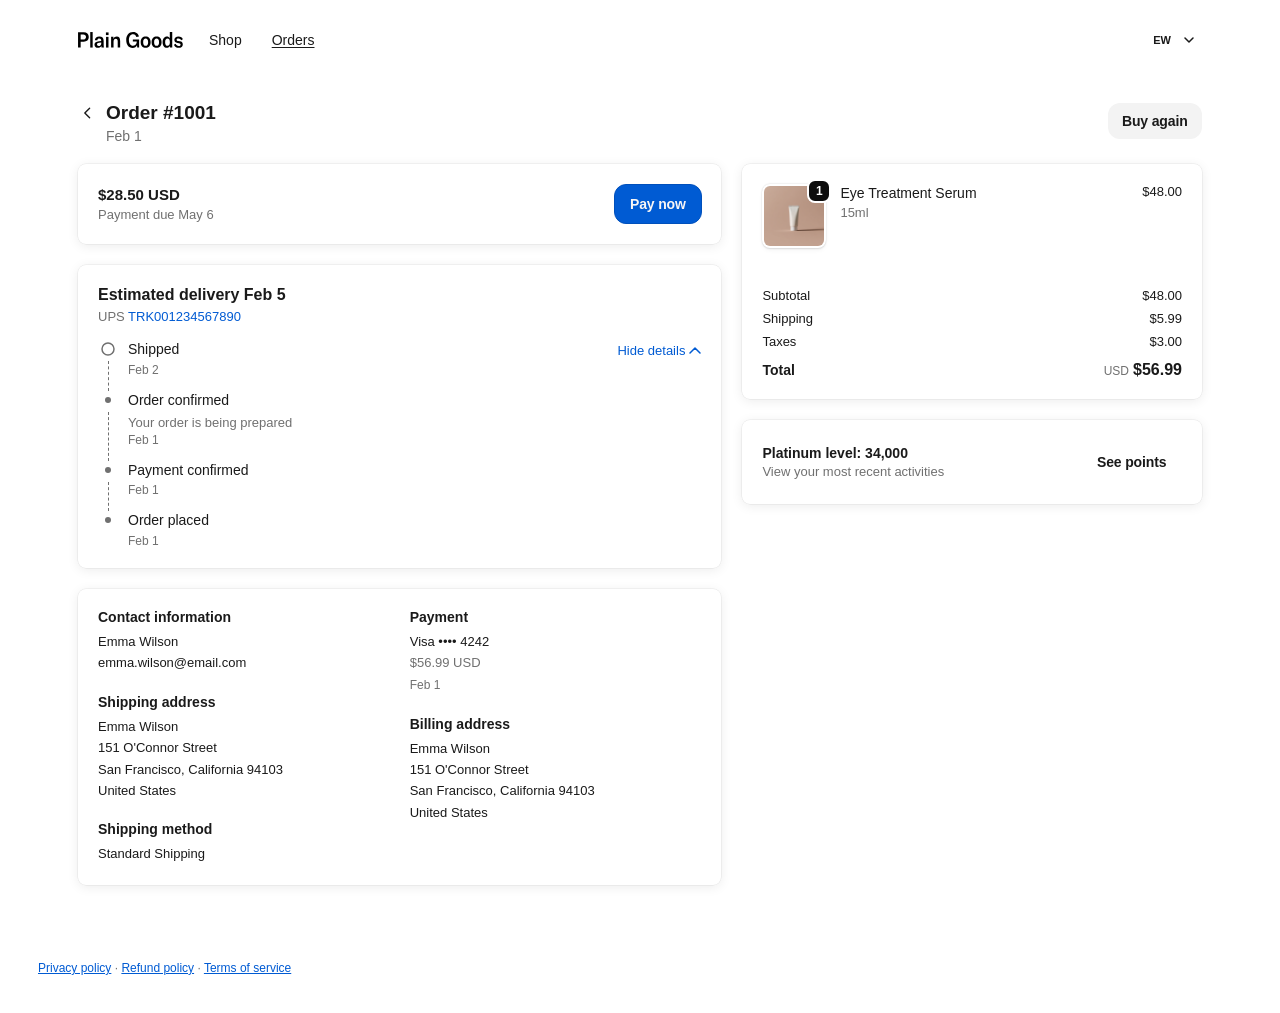
<file: pages/order-status.html>
<!DOCTYPE html>
<html lang="en">
<head>
  <meta charset="UTF-8" />
  <meta name="viewport" content="width=device-width, initial-scale=1.0" />
  <title>Order #1001 · Orders</title>
  <script>if(new URLSearchParams(location.search).get('mobile')==='1')document.documentElement.classList.add('is-phone-chrome');</script>
  <script>
  // ── Theme: apply CSS vars + font before first paint ────────────────────
  (function () {
    var THEMES = {
      'plain-goods': {
        vars: {
          '--x-color-text':          '#1a1a1a',
          '--x-color-text-subdued':  '#707070',
          '--x-color-bg':            '#ffffff',
          '--x-color-bg-subdued':    '#ffffff',
          '--x-color-border':        '#e0e0e0',
          '--x-color-border-header': '#e8e8e8',
          '--x-font':  "-apple-system, BlinkMacSystemFont, 'Segoe UI', Roboto, sans-serif",
          '--x-radius-sm':   '1px',
          '--x-radius-base': '8px',
          '--x-radius-lg':   '12px',
          '--x-color-accent':    '#005BD3',
          '--color-accent':      '#005BD3',
          '--demo-primary-fg':   '#f9f6f5',
        },
        logo: { src: '../assets/themes/plaingoods/logos/logo.svg', alt: 'Plain Goods', maxWidth: '105px' },
        products: ['p1.png','p2.png','p3.png','p4.png','p5.png','p6.png','p7.png','p8.png','p9.png','p10.png'],
        productsBase: '../assets/themes/plaingoods/products/',
      },
      'pitch': {
        vars: {
          '--x-color-text':          '#560E00',
          '--x-color-text-subdued':  '#9E5A40',
          '--x-color-bg':            '#FFFAF8',
          '--x-color-bg-subdued':    '#FFFAF8',
          '--x-color-bg-header':     'transparent',
          '--x-color-border':        '#E6DBD9',
          '--x-color-border-header': 'transparent',
          '--x-font':  "Liter, -apple-system, BlinkMacSystemFont, 'Segoe UI', sans-serif",
          '--x-radius-sm':   '4px',
          '--x-radius-base': '8px',
          '--x-radius-lg':   '12px',
          '--x-color-accent':    '#FF4315',
          '--color-accent':      '#FF4315',
          '--demo-primary-fg':   '#f9f6f5',
        },
        font: { family: 'Liter', src: '../assets/themes/pitch/fonts/Liter-Regular.ttf', weight: '400' },
        logo: { src: '../assets/themes/pitch/logos/logo.png', alt: 'Pitch', maxWidth: '109px' },
        products: ['p1.webp','p2.webp','p3.webp','p4.webp','p5.webp','p6.webp','p7.webp','p8.webp','p9.webp','p10.png'],
        productsBase: '../assets/themes/pitch/products/',
      },
      'heritage': {
        vars: {
          '--x-color-text':          '#f6eddd',
          '--x-color-text-subdued':  '#aba698',
          '--x-color-bg':            '#202219',
          '--x-color-bg-subdued':    '#2d3025',
          '--x-color-border':        '#404036',
          '--x-color-border-header': '#404036',
          '--x-font':  '"Instrument Sans", -apple-system, BlinkMacSystemFont, "Segoe UI", sans-serif',
          '--x-radius-sm':   '4px',
          '--x-radius-base': '8px',
          '--x-radius-lg':   '12px',
          '--x-color-accent':    '#F6EDDD',
          '--color-accent':      '#F6EDDD',
          '--demo-primary-fg':   '#000000',
        },
        font: { family: 'Instrument Sans', src: '../assets/themes/heritage/fonts/InstrumentSans-Regular.ttf', weight: '400' },
        logo: { src: '../assets/themes/heritage/logos/logo.png', alt: 'Heritage', maxWidth: '78px' },
        products: ['p1.png','p2.png','p3.png','p4.png','p5.png','p6.png','p7.png','p8.png','p9.png','p10.png'],
        productsBase: '../assets/themes/heritage/products/',
      },
    };

    var params = new URLSearchParams(window.location.search);
    var themeName = params.get('theme') || 'plain-goods';
    var theme = THEMES[themeName] || THEMES['plain-goods'];
    window.__ORDER_THEME__ = theme;

    var root = document.documentElement;
    Object.keys(theme.vars).forEach(function (k) { root.style.setProperty(k, theme.vars[k]); });

    if (theme.font) {
      var style = document.createElement('style');
      style.textContent = '@font-face { font-family: "' + theme.font.family + '"; src: url("' + theme.font.src + '"); font-weight: ' + theme.font.weight + '; }';
      document.head.appendChild(style);
    }
  })();
  </script>
  <style>
    *, *::before, *::after { box-sizing: border-box; margin: 0; padding: 0; }

    /* ─── Tokens ─── */
    :root {
      --x-color-text:            #1a1a1a;
      --x-color-text-subdued:    #707070;
      --x-color-bg:              #ffffff;
      --x-color-bg-subdued:      #f5f5f5;
      --x-color-border:          #e0e0e0;
      --x-color-border-header:   #e8e8e8;
      --x-color-bg-header:       var(--x-color-bg);
      --x-card-shadow:           rgba(0,0,0,.08) 0 0 0 .5px, rgba(0,0,0,.08) 0 2px 12px;
      --x-color-accent:          #005BD3;
      --x-color-accent-hover:    #0052ba;
      --x-color-accent-fg:       #ffffff;
      --x-radius-sm:    4px;
      --x-radius-base:  8px;
      --x-radius-lg:    12px;
      --x-space-xs:     4px;
      --x-space-sm:     6px;
      --x-space-base:   12px;
      --x-space-md:     20px;
      --x-space-lg:     34px;
      --x-duration:     0.2s;
      --x-font:         -apple-system, BlinkMacSystemFont, 'Segoe UI', Roboto, sans-serif;

      /* ─── Bridge vars for button.css ─── */
      --color-accent:               #005BD3;
      --color-bg-page:              var(--x-color-bg);
      --swn0jwa:                    var(--x-color-text-subdued);
      --x-default-color-icon:       var(--swn0jwa, var(--swn0jwr, var(--swn0j1l)));
      --demo-primary-bg:            var(--color-accent);
      --demo-primary-fg:            #f9f6f5;
      --font-body:                  var(--x-font);
      --button-gap:                 6px;
      --button-radius:              12px;
      --button-height:              44px;
      --button-min-size:            44px;
      --button-padding-block:       10px;
      --button-padding-inline:      16px;
      --button-shadow-top:          none;
      --button-shadow-bottom:       none;
      --button-shadow-focus:        none;
    }

    html, body {
      height: 100%;
      font-family: var(--x-font);
      font-size: 14px;
      color: var(--x-color-text);
      background: var(--x-color-bg-subdued);
      -webkit-font-smoothing: antialiased;
    }

    /* ─── Shell ─── */
    .af-shell {
      min-height: 100%;
      display: flex;
      flex-direction: column;
    }

    /* ─── Hide scrollbar in phone chrome ─── */
    :root.is-phone-chrome { scrollbar-width: none; }
    :root.is-phone-chrome::-webkit-scrollbar { display: none; }

    /* ─── Status bar (mobile phone chrome only) ─── */
    .af-status-bar { display: none; }
    :root.is-phone-chrome .af-status-bar {
      display: grid;
      grid-template-columns: 1fr auto 1fr;
      align-items: start;
      height: 59px;
      padding: 14px 20px 0;
      color: var(--x-color-text);
    }
    .af-status-bar__time {
      font-size: 15px;
      font-weight: 600;
      line-height: 1;
      letter-spacing: -0.3px;
      font-variant-numeric: tabular-nums;
      padding-top: 3px;
    }
    .af-status-bar__island {
      width: 126px;
      height: 37px;
      background: #000;
      border-radius: 22px;
    }
    .af-status-bar__icons {
      display: flex;
      align-items: center;
      justify-content: flex-end;
      gap: 6px;
      padding-top: 3px;
    }

    /* ─── Header ─── */
    .af-header {
      background: var(--x-color-bg-subdued);
      padding-top: env(safe-area-inset-top, 0px);
    }
    .af-header-inner {
      display: flex;
      align-items: center;
      height: 80px;
      padding: 0 var(--x-space-md);
      gap: var(--x-space-base);
      max-width: 1200px;
      margin: 0 auto;
      width: 100%;
      position: relative;
    }

    .af-hamburger {
      display: flex; align-items: center; justify-content: center;
      width: 36px; height: 36px;
      background: none; border: none;
      border-radius: var(--x-radius-base);
      color: var(--x-color-text);
      flex-shrink: 0; cursor: pointer;
      transition: background var(--x-duration);
    }
    .af-hamburger:hover { background: var(--x-color-bg-subdued); }

    .af-logo {
      display: flex; align-items: center; gap: 8px;
      text-decoration: none; color: var(--x-color-text); flex-shrink: 0;
      position: absolute; left: 50%; transform: translateX(-50%);
    }
    .af-logo__img { max-width: 150px; max-height: 32px; width: auto; height: auto; display: block; }

    .af-nav {
      display: none; align-items: center; gap: 2px;
    }
    .af-nav__link {
      display: block; padding: 7px 14px;
      border-radius: var(--x-radius-base);
      font-size: 14px; color: var(--x-color-text);
      text-decoration: none;
      transition: background var(--x-duration);
    }
    .af-nav__link:hover { background: var(--x-color-bg-subdued); }
    .af-nav__link--active { text-decoration: underline; text-underline-offset: 2px; }

    .af-account {
      display: flex; align-items: center; gap: 6px;
      background: none; border: none;
      border-radius: var(--x-radius-base);
      padding: 5px 8px;
      color: var(--x-color-text); font-size: 13px;
      transition: background var(--x-duration);
      flex-shrink: 0; position: relative;
      margin-left: auto; cursor: pointer;
    }
    .af-account:hover { background: var(--x-color-bg-subdued); }
    .af-account__avatar {
      width: 32px; height: 32px; border-radius: 50%;
      background: var(--x-color-bg-subdued);
      display: flex; align-items: center; justify-content: center;
      font-size: 11px; font-weight: 600; flex-shrink: 0;
    }
    .af-account__name { display: none; }

    /* ─── Main layout ─── */
    .af-center {
      flex: 1;
      width: 100%;
      max-width: 1200px;
      margin: 0 auto;
      padding: 21px;
    }

    /* ─── Internal page header ─── */
    .ip-header {
      display: flex;
      align-items: flex-start;
      justify-content: space-between;
      gap: var(--x-space-base);
      margin-bottom: var(--x-space-md);
    }
    /* 2-column, 2-row grid: [arrow | title] / [empty | date] */
    .ip-header__left {
      display: grid;
      grid-template-columns: auto 1fr;
      grid-template-rows: auto auto;
      column-gap: 8px;
      row-gap: 2px;
      align-items: center;
    }
    .ip-back {
      grid-column: 1; grid-row: 1;
      display: flex; align-items: center;
      color: var(--x-color-text);
      text-decoration: none;
      padding: 2px;
      border-radius: var(--x-radius-sm);
      transition: opacity var(--x-duration);
    }
    .ip-back:hover { opacity: 0.6; }
    .ip-heading__title {
      grid-column: 2; grid-row: 1;
      font-size: 19px; font-weight: 600; line-height: 1.3;
    }
    .ip-heading__sub {
      grid-column: 2; grid-row: 2;
      font-size: 14px; color: var(--x-color-text-subdued);
    }
    .ip-header__actions { display: flex; align-items: center; gap: 8px; flex-shrink: 0; padding-top: 2px; }

    /* ─── Two-column grid ─── */
    .os-grid {
      display: grid;
      grid-template-columns: 1fr;
      gap: 21px;
      align-items: start;
    }

    .card-stack {
      display: flex;
      flex-direction: column;
      gap: 21px;
    }

    /* ─── Card ─── */
    .card {
      background: var(--x-color-bg-subdued);
      border-radius: 8px;
      box-shadow: var(--x-card-shadow);
      overflow: hidden;
    }
    .card--padded { padding: var(--x-space-md); }

    /* ─── Fulfillment status card ─── */
    .fulfillment-meta {
      margin-bottom: 16px;
    }
    .fulfillment-delivery {
      font-size: 16px;
      font-weight: 600;
      line-height: 1.3;
      margin-bottom: 4px;
    }
    .fulfillment-tracking {
      font-size: 13px;
      color: var(--x-color-text-subdued);
    }
    .fulfillment-tracking a {
      color: var(--x-color-accent);
      text-decoration: none;
    }
    .fulfillment-tracking a:hover { text-decoration: underline; }

    /* Timeline */
    .timeline-event {
      display: grid;
      grid-template-columns: 20px 1fr;
      gap: 0 10px;
    }
    .timeline-event__icon-col {
      display: flex;
      flex-direction: column;
      align-items: center;
      padding-top: 1px;
    }
    /* Timeline dot: SVG-based icons */
    .timeline-event__dot {
      flex-shrink: 0;
      display: flex; align-items: center; justify-content: center;
      position: relative; z-index: 1;
      color: var(--x-default-color-icon, var(--x-color-text-subdued));
    }
    /* Dashed connector line */
    .timeline-event__line {
      flex: 1;
      width: 0;
      border-right: 1px dashed var(--x-color-text-subdued);
      min-height: 14px;
      margin-top: 4px;
    }
    .timeline-event:last-child .timeline-event__line { display: none; }
    /* 3-column header row: title takes the middle, toggle goes to the right */
    .timeline-event__header {
      display: grid;
      grid-template-columns: 1fr auto;
      align-items: center;
      gap: 8px;
    }
    .timeline-event__body { padding-bottom: 14px; }
    .timeline-event:last-child .timeline-event__body { padding-bottom: 0; }
    .timeline-event__title { font-size: 14px; font-weight: 500; line-height: 1.4; }
    .timeline-event__desc { font-size: 13px; color: var(--x-color-text-subdued); margin-top: 4px; }
    .timeline-event__date { font-size: 12px; color: var(--x-color-text-subdued); margin-top: 3px; }
    /* Show/Hide details toggle */
    .timeline-toggle {
      display: inline-flex; align-items: center; gap: 4px;
      background: none; border: none; padding: 0; cursor: pointer;
      font-size: 13px; color: var(--x-color-accent);
      white-space: nowrap;
      transition: opacity var(--x-duration);
    }
    .timeline-toggle:hover { opacity: 0.75; }
    .timeline-toggle__icon {
      transition: transform 0.2s ease;
    }
    .timeline-toggle.is-expanded .timeline-toggle__icon {
      transform: rotate(180deg);
    }
    .timeline-details { display: none; }
    .timeline-details.is-visible { display: block; }

    /* ─── Customer information card ─── */
    .customer-info-grid {
      display: grid;
      grid-template-columns: 1fr;
      gap: var(--x-space-md);
    }
    .info-col { display: flex; flex-direction: column; gap: var(--x-space-md); }
    .info-section { display: flex; flex-direction: column; gap: 6px; }
    .info-section__title { font-size: 14px; font-weight: 600; }
    .info-section__body {
      font-size: 13px;
      line-height: 1.65;
      color: var(--x-color-text);
    }

    /* ─── Payment due card ─── */
    .payment-due {
      display: flex;
      align-items: center;
      justify-content: space-between;
      gap: var(--x-space-base);
    }
    .payment-due__amount { font-size: 15px; font-weight: 600; line-height: 1.3; }
    .payment-due__label { font-size: 13px; color: var(--x-color-text-subdued); margin-top: 3px; }

    /* Override button height in payment due card */
    .payment-due .button {
      --button-height: 40px;
      --button-padding-block: 8px;
      flex-shrink: 0;
    }

    /* ─── Order summary card ─── */
    .os-line-items {
      padding: var(--x-space-md);
      display: flex;
      flex-direction: column;
      gap: 16px;
    }
    .os-line-item {
      display: grid;
      grid-template-columns: 64px 1fr auto;
      gap: 14px;
      align-items: start;
    }
    .os-thumb {
      position: relative;
      width: 64px; height: 64px;
      border-radius: var(--x-radius-base);
      border: 2px solid #ffffff;
      overflow: visible;
      flex-shrink: 0;
      background: var(--x-color-bg-subdued);
      box-shadow: 0 1px 1.75px 0 rgba(0,0,0,.12), 0 -0.5px 1.5px 0 rgba(0,0,0,.09), 0 3px 4px 0 rgba(0,0,0,.03);
    }
    .os-thumb img {
      width: 100%; height: 100%;
      object-fit: cover; display: block;
      border-radius: calc(var(--x-radius-base) - 2px);
    }
    .os-thumb__qty {
      position: absolute; top: -7px; right: -7px;
      min-width: 24px; height: 24px;
      background: linear-gradient(rgba(0,0,0,.5), rgba(0,0,0,.5)), var(--x-color-text);
      color: #ffffff;
      font-size: 12px; font-weight: 600;
      border-radius: 8px;
      border: 2px solid #ffffff;
      display: flex; align-items: center; justify-content: center;
      padding: 0 4px;
      line-height: 1;
    }
    .os-item__name { font-size: 14px; font-weight: 500; line-height: 1.4; }
    .os-item__variant { font-size: 13px; color: var(--x-color-text-subdued); margin-top: 2px; }
    .os-item__price { font-size: 13px; white-space: nowrap; }

    .os-totals {
      padding: var(--x-space-md);
      display: flex;
      flex-direction: column;
      gap: 8px;
    }
    .os-money-line {
      display: flex;
      justify-content: space-between;
      align-items: baseline;
      font-size: 13px;
    }
    .os-money-line--total {
      padding-top: 4px;
      font-weight: 600;
      font-size: 14px;
    }
    .os-money-line--total .os-total-value {
      display: flex; align-items: baseline; gap: 4px;
    }
    .os-total-currency {
      font-size: 12px;
      font-weight: 400;
      color: var(--x-color-text-subdued);
    }
    .os-total-amount { font-size: 16px; font-weight: 600; }

    /* ─── Loyalty card ─── */
    .loyalty-row {
      display: flex;
      align-items: center;
      justify-content: space-between;
      gap: var(--x-space-base);
    }
    .loyalty-text__title { font-size: 14px; font-weight: 600; }
    .loyalty-text__sub { font-size: 13px; color: var(--x-color-text-subdued); margin-top: 3px; }

    /* Override secondary button height in page header */
    .ip-header__actions .button[data-kind="secondary"] {
      --button-height: 36px;
      --button-padding-block: 7px;
      --button-padding-inline: 14px;
    }

    /* ─── Footer ─── */
    .af-footer {
      width: 100%;
      padding: 21px;
      text-align: left;
      font-size: 12px;
      color: var(--x-color-text-subdued);
    }
    .af-footer a {
      color: var(--x-color-accent);
      text-decoration: underline;
    }
    .af-footer a:hover { color: var(--x-color-text); }

    /* ─── Mobile only ─── */
    @media (max-width: 699px) {
      .af-account { display: none; }

      .ip-header {
        flex-direction: column;
        gap: 12px;
      }
      .ip-header__actions {
        width: 100%;
      }
      .ip-header__actions .button,
      .buy-again-btn {
        width: 100%;
      }
    }

    /* ─── Desktop breakpoints ─── */
    @media (min-width: 700px) {
      .af-header { position: sticky; top: 0; z-index: 200; }
      .af-hamburger { display: none; }
      .af-nav { display: flex; }
      .af-logo { position: static; transform: none; }
      .af-account { display: flex; }
      .af-header-inner { padding: 0 38px; }
      .af-center { padding: 21px 38px 38px; }
      .af-footer { padding: 38px; }
      .os-grid { grid-template-columns: 7fr 5fr; }
      .customer-info-grid { grid-template-columns: 1fr 1fr; }
    }
  </style>
  <link rel="stylesheet" href="../styles/tokens/typography.css">
  <link rel="stylesheet" href="../styles/tokens/shadows.css">
  <link rel="stylesheet" href="../styles/components/button.css">
</head>
<body>
<div class="af-shell">

  <!-- ── Header ──────────────────────────────────────────────────────────── -->
  <header class="af-header">

    <!-- Mobile status bar: shown only inside phone chrome (is-phone-chrome class injected by app.js) -->
    <div class="af-status-bar" aria-hidden="true">
      <span class="af-status-bar__time" id="pageDeviceTime">9:41</span>
      <div class="af-status-bar__island"></div>
      <div class="af-status-bar__icons">
        <svg width="17" height="12" viewBox="0 0 17 12" fill="currentColor" xmlns="http://www.w3.org/2000/svg">
          <rect x="0" y="8" width="3" height="4" rx="0.5"/>
          <rect x="4.5" y="5.5" width="3" height="6.5" rx="0.5"/>
          <rect x="9" y="2.5" width="3" height="9.5" rx="0.5"/>
          <rect x="13.5" y="0" width="3" height="12" rx="0.5"/>
        </svg>
        <svg width="16" height="12" viewBox="0 0 16 12" fill="none" xmlns="http://www.w3.org/2000/svg">
          <circle cx="8" cy="11" r="1.5" fill="currentColor"/>
          <path d="M4.5 7.5a5 5 0 0 1 7 0" stroke="currentColor" stroke-width="1.5" stroke-linecap="round"/>
          <path d="M1.5 4a9.5 9.5 0 0 1 13 0" stroke="currentColor" stroke-width="1.5" stroke-linecap="round"/>
        </svg>
        <svg width="25" height="12" viewBox="0 0 25 12" fill="none" xmlns="http://www.w3.org/2000/svg">
          <rect x="0.5" y="0.5" width="20" height="11" rx="3" stroke="currentColor" stroke-opacity="0.4"/>
          <rect x="2" y="2" width="15" height="8" rx="1.5" fill="currentColor"/>
          <rect x="21.5" y="3.5" width="2.5" height="5" rx="1.25" fill="currentColor" fill-opacity="0.4"/>
        </svg>
      </div>
    </div>

    <div class="af-header-inner">
      <button class="af-hamburger" aria-label="Menu">
        <svg width="18" height="14" viewBox="0 0 18 14" fill="none"><path d="M1 1h16M1 7h16M1 13h16" stroke="currentColor" stroke-width="1.5" stroke-linecap="round"/></svg>
      </button>
      <a href="#" class="af-logo">
        <img src="../assets/themes/plaingoods/logos/logo.svg" alt="Plain Goods" id="themeLogoImg" class="af-logo__img">
      </a>
      <nav class="af-nav">
        <a href="#" class="af-nav__link">Shop</a>
        <a href="#" class="af-nav__link af-nav__link--active">Orders</a>
      </nav>
      <button class="af-account" aria-label="Account">
        <div class="af-account__avatar">EW</div>
        <svg width="10" height="6" viewBox="0 0 10 6" fill="none"><path d="M1 1l4 4 4-4" stroke="currentColor" stroke-width="1.5" stroke-linecap="round" stroke-linejoin="round"/></svg>
      </button>
    </div>
  </header>

  <!-- ── Main ────────────────────────────────────────────────────────────── -->
  <main class="af-center">

    <!-- Page header -->
    <div class="ip-header">
      <div class="ip-header__left">
        <a href="#" class="ip-back" aria-label="Back to orders">
          <svg width="16" height="16" viewBox="0 0 20 20" fill="none" aria-hidden="true"><path d="M12 4L6 10l6 6" stroke="currentColor" stroke-width="1.75" stroke-linecap="round" stroke-linejoin="round"/></svg>
        </a>
        <span class="ip-heading__title">Order #1001</span>
        <span class="ip-heading__sub">Feb 1</span>
      </div>
      <div class="ip-header__actions">
        <button type="button" class="button buy-again-btn" data-kind="secondary">
          <span class="button__content">Buy again</span>
        </button>
      </div>
    </div>

    <!-- ── Two-column grid ─────────────────────────────────────────────── -->
    <div class="os-grid">

      <!-- Left column -->
      <div class="card-stack">

        <!-- Payment due card -->
        <div class="card card--padded">
          <div class="payment-due">
            <div>
              <div class="payment-due__amount">$28.50 USD</div>
              <div class="payment-due__label">Payment due May 6</div>
            </div>
            <button type="button" class="button" data-kind="primary">
              <span class="button__content">Pay now</span>
            </button>
          </div>
        </div>

        <!-- Fulfillment status card -->
        <div class="card card--padded">
          <div class="fulfillment-meta">
            <div class="fulfillment-delivery">Estimated delivery Feb 5</div>
            <div class="fulfillment-tracking">UPS <a href="#">TRK001234567890</a></div>
          </div>

          <div class="timeline">
            <!-- Most recent event: hollow circle + show/hide toggle -->
            <div class="timeline-event timeline-event--current">
              <div class="timeline-event__icon-col">
                <div class="timeline-event__dot">
                  <svg width="16" height="16" viewBox="0 0 16 16" fill="none" aria-hidden="true"><circle cx="8" cy="8" r="6" stroke="currentColor" stroke-width="1.5"/></svg>
                </div>
                <div class="timeline-event__line"></div>
              </div>
              <div class="timeline-event__body">
                <div class="timeline-event__header">
                  <div class="timeline-event__title">Shipped</div>
                  <button type="button" class="timeline-toggle is-expanded" id="timeline-toggle" aria-expanded="true">
                    <span id="timeline-toggle-label">Hide details</span>
                    <svg class="timeline-toggle__icon" width="12" height="8" viewBox="0 0 12 8" fill="none"><path d="M1 1l5 5 5-5" stroke="currentColor" stroke-width="1.5" stroke-linecap="round" stroke-linejoin="round"/></svg>
                  </button>
                </div>
                <div class="timeline-event__date">Feb 2</div>
              </div>
            </div>
            <!-- Past events (collapsible) -->
            <div class="timeline-details is-visible" id="timeline-details">
              <div class="timeline-event">
                <div class="timeline-event__icon-col">
                  <div class="timeline-event__dot">
                    <svg width="16" height="16" viewBox="0 0 16 16" fill="none" aria-hidden="true"><circle cx="8" cy="8" r="3" fill="currentColor"/></svg>
                  </div>
                  <div class="timeline-event__line"></div>
                </div>
                <div class="timeline-event__body">
                  <div class="timeline-event__header">
                    <div class="timeline-event__title">Order confirmed</div>
                  </div>
                  <div class="timeline-event__desc">Your order is being prepared</div>
                  <div class="timeline-event__date">Feb 1</div>
                </div>
              </div>
              <div class="timeline-event">
                <div class="timeline-event__icon-col">
                  <div class="timeline-event__dot">
                    <svg width="16" height="16" viewBox="0 0 16 16" fill="none" aria-hidden="true"><circle cx="8" cy="8" r="3" fill="currentColor"/></svg>
                  </div>
                  <div class="timeline-event__line"></div>
                </div>
                <div class="timeline-event__body">
                  <div class="timeline-event__header">
                    <div class="timeline-event__title">Payment confirmed</div>
                  </div>
                  <div class="timeline-event__date">Feb 1</div>
                </div>
              </div>
              <div class="timeline-event">
                <div class="timeline-event__icon-col">
                  <div class="timeline-event__dot">
                    <svg width="16" height="16" viewBox="0 0 16 16" fill="none" aria-hidden="true"><circle cx="8" cy="8" r="3" fill="currentColor"/></svg>
                  </div>
                  <div class="timeline-event__line"></div>
                </div>
                <div class="timeline-event__body">
                  <div class="timeline-event__header">
                    <div class="timeline-event__title">Order placed</div>
                  </div>
                  <div class="timeline-event__date">Feb 1</div>
                </div>
              </div>
            </div>
          </div>
        </div>

        <!-- Customer information card -->
        <div class="card card--padded">
          <div class="customer-info-grid">
            <!-- Left: contact, shipping address, shipping method -->
            <div class="info-col">
              <div class="info-section">
                <div class="info-section__title">Contact information</div>
                <div class="info-section__body">
                  Emma Wilson<br>
                  emma.wilson@email.com
                </div>
              </div>
              <div class="info-section">
                <div class="info-section__title">Shipping address</div>
                <div class="info-section__body">
                  Emma Wilson<br>
                  151 O'Connor Street<br>
                  San Francisco, California 94103<br>
                  United States
                </div>
              </div>
              <div class="info-section">
                <div class="info-section__title">Shipping method</div>
                <div class="info-section__body">Standard Shipping</div>
              </div>
            </div>
            <!-- Right: payment, billing address -->
            <div class="info-col">
              <div class="info-section">
                <div class="info-section__title">Payment</div>
                <div class="info-section__body">
                  Visa &#8226;&#8226;&#8226;&#8226; 4242<br>
                  <span style="color:var(--x-color-text-subdued)">$56.99 USD</span><br>
                  <span style="color:var(--x-color-text-subdued);font-size:12px">Feb 1</span>
                </div>
              </div>
              <div class="info-section">
                <div class="info-section__title">Billing address</div>
                <div class="info-section__body">
                  Emma Wilson<br>
                  151 O'Connor Street<br>
                  San Francisco, California 94103<br>
                  United States
                </div>
              </div>
            </div>
          </div>
        </div>

      </div><!-- /left column -->

      <!-- Right column -->
      <div class="card-stack">

        <!-- Order summary card -->
        <div class="card">
          <div class="os-line-items">
            <div class="os-line-item">
              <div class="os-thumb">
                <img src="../assets/themes/plaingoods/products/p1.png" alt="Eye Treatment Serum" data-pg-img="1">
                <span class="os-thumb__qty">1</span>
              </div>
              <div>
                <div class="os-item__name">Eye Treatment Serum</div>
                <div class="os-item__variant">15ml</div>
              </div>
              <div class="os-item__price">$48.00</div>
            </div>
          </div>
          <div class="os-totals">
            <div class="os-money-line">
              <span>Subtotal</span>
              <span>$48.00</span>
            </div>
            <div class="os-money-line">
              <span>Shipping</span>
              <span>$5.99</span>
            </div>
            <div class="os-money-line">
              <span>Taxes</span>
              <span>$3.00</span>
            </div>
            <div class="os-money-line os-money-line--total">
              <span>Total</span>
              <span class="os-total-value">
                <span class="os-total-currency">USD</span>
                <span class="os-total-amount">$56.99</span>
              </span>
            </div>
          </div>
        </div>

        <!-- Loyalty card -->
        <div class="card card--padded">
          <div class="loyalty-row">
            <div>
              <div class="loyalty-text__title">Platinum level: 34,000</div>
              <div class="loyalty-text__sub">View your most recent activities</div>
            </div>
            <button type="button" class="button" data-kind="plain">
              <span class="button__content">See points</span>
            </button>
          </div>
        </div>

      </div><!-- /right column -->

    </div><!-- /os-grid -->


  </main>

  <!-- ── Footer ──────────────────────────────────────────────────────────── -->
  <footer class="af-footer">
    <a href="#">Privacy policy</a> &middot; <a href="#">Refund policy</a> &middot; <a href="#">Terms of service</a>
  </footer>

</div><!-- /af-shell -->

<script>
(function () {
  // ── Apply theme logo + product images ────────────────────────────────
  var __t = window.__ORDER_THEME__;
  if (__t) {
    var logoImg = document.getElementById('themeLogoImg');
    if (logoImg) {
      logoImg.src = __t.logo.src;
      logoImg.alt = __t.logo.alt;
      logoImg.style.maxWidth = __t.logo.maxWidth;
    }
    if (__t.products && __t.productsBase) {
      document.querySelectorAll('[data-pg-img]').forEach(function (img) {
        var n = parseInt(img.getAttribute('data-pg-img'), 10) - 1;
        if (n >= 0 && n < __t.products.length) {
          img.src = __t.productsBase + __t.products[n];
        }
      });
    }
  }

  // ── Accent colour sync ───────────────────────────────────────────────
  var HEX = /^#[0-9a-fA-F]{6}$/;
  function hexBrt(h) {
    var v = parseInt(h.slice(1), 16);
    return 0.299 * ((v >> 16) & 0xff) + 0.587 * ((v >> 8) & 0xff) + 0.114 * (v & 0xff);
  }
  function darken(h, a) {
    var v = parseInt(h.slice(1), 16);
    var r = Math.max(0, Math.round(((v >> 16) & 0xff) * (1 - a)));
    var g = Math.max(0, Math.round(((v >>  8) & 0xff) * (1 - a)));
    var b = Math.max(0, Math.round( (v & 0xff)        * (1 - a)));
    return '#' + ((r << 16) | (g << 8) | b).toString(16).padStart(6, '0');
  }
  var THEME_ACCENTS = { 'pitch': '#FF4315', 'heritage': '#F6EDDD' };
  var _theme = (new URLSearchParams(window.location.search)).get('theme') || 'plain-goods';

  function syncAccent() {
    try {
      var accent;
      if (THEME_ACCENTS[_theme]) {
        accent = THEME_ACCENTS[_theme];
      } else {
        var p = JSON.parse(localStorage.getItem('btn-pg-params') || '{}');
        accent = (p.primaryColor && HEX.test(p.primaryColor)) ? p.primaryColor : '#005BD3';
      }
      var hover = darken(accent, 0.1);
      var fg    = hexBrt(accent) > 128 ? '#000000' : '#ffffff';
      var r = document.documentElement;
      r.style.setProperty('--x-color-accent',       accent);
      r.style.setProperty('--x-color-accent-hover',  hover);
      r.style.setProperty('--x-color-accent-fg',     fg);
      r.style.setProperty('--color-accent',   accent);
      r.style.setProperty('--color-bg-page',  getComputedStyle(r).getPropertyValue('--x-color-bg').trim() || '#ffffff');
      var textColor = getComputedStyle(r).getPropertyValue('--x-color-text').trim();
      if (textColor) r.style.setProperty('--demo-secondary-fg', textColor);
    } catch (e) {}
  }
  syncAccent();
  window.addEventListener('storage', function (e) {
    if (e.key === 'btn-pg-params' && !THEME_ACCENTS[_theme]) syncAccent();
  });

  // ── Timeline show/hide toggle ────────────────────────────────────────
  var toggleBtn   = document.getElementById('timeline-toggle');
  var toggleLabel = document.getElementById('timeline-toggle-label');
  var detailsEl   = document.getElementById('timeline-details');
  if (toggleBtn && detailsEl) {
    toggleBtn.addEventListener('click', function () {
      var expanded = toggleBtn.classList.toggle('is-expanded');
      detailsEl.classList.toggle('is-visible', expanded);
      toggleBtn.setAttribute('aria-expanded', expanded ? 'true' : 'false');
      if (toggleLabel) toggleLabel.textContent = expanded ? 'Hide details' : 'Show details';
    });
  }

  // ── Apply button variants from URL params ────────────────────────────
  (function () {
    var params = new URLSearchParams(window.location.search);
    var pv = parseInt(params.get('pv') || '1', 10);
    var sv = parseInt(params.get('sv') || '1', 10);
    if (pv > 1) {
      document.querySelectorAll('.button[data-kind="primary"]').forEach(function (btn) {
        btn.setAttribute('data-variant', 'primary-' + pv);
      });
    }
    if (sv > 1) {
      document.querySelectorAll('.button[data-kind="secondary"]').forEach(function (btn) {
        btn.setAttribute('data-variant', 'secondary-' + sv);
      });
    }
  })();
})();

  // ── Scroll position save/restore (persists across variant-change reloads) ──
  (function () {
    var _theme = (new URLSearchParams(window.location.search)).get('theme') || 'plain-goods';
    var _key   = 'os-scroll-' + _theme;
    // Save on scroll (passive, doesn't block rendering)
    window.addEventListener('scroll', function () {
      try { localStorage.setItem(_key, Math.round(window.scrollY)); } catch (e) {}
    }, { passive: true });
    // Restore after all resources load so page height is stable
    window.addEventListener('load', function () {
      try {
        var pos = parseInt(localStorage.getItem(_key) || '0', 10);
        if (pos > 0) window.scrollTo(0, pos);
      } catch (e) {}
    });
  })();

  // ── Status bar clock ────────────────────────────────────────────────
  (function () {
    function tick() {
      var el = document.getElementById('pageDeviceTime');
      if (!el) return;
      var now = new Date();
      var h = now.getHours(), m = now.getMinutes();
      el.textContent = h + ':' + (m < 10 ? '0' + m : m);
    }
    tick();
    setInterval(tick, 10000);
  })();
</script>
<script src="../scripts/theme-sync.js"></script>
<script src="../scripts/button-spring.js"></script>
</body>
</html>
</file>
<file: styles.css>
@import "./styles/index.css";
</file>
<file: styles/components/button.css>
@property --button-hover-scale {
  syntax: "<number>";
  inherits: true;
  initial-value: 1;
}

@property --button-press-scale {
  syntax: "<number>";
  inherits: false;
  initial-value: 1;
}

.button {
  --button-hover-scale: 1;
  --button-press-scale: 1;
  --button-content-translate-y: 0px;
  --button-content-scale: 1;
  display: inline-flex;
  align-items: center;
  justify-content: center;
  gap: var(--button-gap);
  min-height: var(--button-height, var(--button-min-size));
  min-width: var(--button-min-size);
  border: none;
  font-family: var(--font-body);
  font-size: var(--body-base-size);
  line-height: 1;
  font-weight: var(--font-weight-semibold);
  letter-spacing: var(--body-base-letter-spacing);
  text-transform: none;
  color: inherit;
  background-color: transparent;
  box-shadow: none;
  cursor: pointer;
  position: relative;
  isolation: isolate;
  overflow: visible;
  transform-origin: center;
  backface-visibility: hidden;
  will-change: transform;
  transform: translate3d(0, 0, 0) scale3d(var(--button-press-scale), var(--button-press-scale), 1);
  transition:
    background-color var(--x-duration-base) var(--x-timing-hover),
    border-color var(--x-duration-base) var(--x-timing-hover),
    box-shadow var(--x-duration-base) var(--x-timing-hover),
    color var(--x-duration-base) var(--x-timing-hover),
    opacity var(--x-duration-base) var(--x-timing-hover);
}

.button::after {
  content: "";
  position: absolute;
  inset: 0;
  border-radius: inherit;
  border: 1px solid var(--button-surface-border, transparent);
  background-color: var(--button-surface-bg, transparent);
  box-shadow: var(--button-surface-shadow, none);
  pointer-events: none;
  z-index: 0;
  transform: translate3d(0, 0, 0) scale3d(var(--button-hover-scale), var(--button-hover-scale), 1);
  transform-origin: center;
  backface-visibility: hidden;
  will-change: transform;
  transition:
    background-color var(--x-duration-base) var(--x-timing-hover),
    border-color var(--x-duration-base) var(--x-timing-hover),
    box-shadow var(--x-duration-base) var(--x-timing-hover),
    opacity var(--x-duration-base) var(--x-timing-hover);
}

.button::before {
  inset: 0;
  z-index: 1;
  transform: translate3d(0, 0, 0) scale3d(var(--button-hover-scale), var(--button-hover-scale), 1);
  transform-origin: center;
  backface-visibility: hidden;
  will-change: transform;
  transition:
    background-color var(--x-duration-base) var(--x-timing-hover),
    box-shadow var(--x-duration-base) var(--x-timing-hover),
    opacity var(--x-duration-base) var(--x-timing-hover);
}

.button:focus {
  outline: none;
}

.button:disabled {
  opacity: 0.3;
  cursor: not-allowed;
}

.button[aria-busy="true"] {
  cursor: progress;
  pointer-events: none;
}

.button__label-invisible {
  visibility: hidden;
  white-space: nowrap;
}

.button__content,
.button__label-invisible,
.button__loading-wrap {
  position: relative;
  z-index: 2;
  transform-origin: center;
}

.button__content {
  display: inline-flex;
  align-items: center;
  justify-content: center;
  gap: var(--button-gap);
  min-width: 0;
}

.button__label-invisible {
  display: inline-flex;
  align-items: center;
  justify-content: center;
  gap: var(--button-gap);
}

.button__icon {
  display: inline-flex;
  align-items: center;
  justify-content: center;
  flex: 0 0 auto;
}

.button__text {
  white-space: nowrap;
}

.button__loading-wrap {
  will-change: opacity, transform;
  position: absolute;
  inset: 0;
  display: flex;
  align-items: center;
  justify-content: center;
  pointer-events: none;
  opacity: 0;
  transform: scale(0.82);
  transition:
    opacity 0s var(--x-timing-base),
    transform 0s var(--x-timing-spring);
  transition-delay: 0s;
}

.button__loading-wrap .spinner {
  display: block;
}

.button__content,
.button__label-invisible {
  will-change: opacity, transform;
  transform: scale(var(--button-content-scale));
  transition:
    opacity 0s var(--x-timing-base),
    transform 0s var(--x-timing-base);
  transition-delay: 0s;
}

.button.is-loading .button__content,
.button.is-loading .button__label-invisible {
  opacity: 0;
  --button-content-scale: 0.92;
  transition-delay: 0s;
}

.button.is-loading .button__loading-wrap {
  opacity: 1;
  transform: scale(1);
  transition-delay: 0.03s;
}

.button[data-icon-position="only"] {
  inline-size: var(--button-icon-padding-block);
  block-size: var(--button-icon-padding-block);
  min-width: var(--button-icon-padding-block);
  min-height: var(--button-icon-padding-block);
  padding: 0;
  aspect-ratio: auto;
  border-radius: var(--_button-radius, var(--button-radius));
}

.button[data-icon-position="left"]:not([data-icon-position="only"]) {
  --_button-padding-inline-start: var(--button-padding-inline-compact, var(--button-padding-inline));
}

.button[data-icon-position="right"]:not([data-icon-position="only"]) {
  --_button-padding-inline-end: var(--button-padding-inline-compact, var(--button-padding-inline));
}

.button[data-kind="primary"] {
  padding-block: var(--_button-padding-block, var(--button-primary-padding-block, var(--button-padding-block)));
  padding-inline-start: var(--_button-padding-inline-start, var(--button-primary-padding-inline, var(--button-padding-inline)));
  padding-inline-end: var(--_button-padding-inline-end, var(--button-primary-padding-inline, var(--button-padding-inline)));
  border-radius: var(--_button-radius, var(--button-primary-radius, var(--button-radius)));
  font-size: var(--btn-primary-font-size);
  font-weight: var(--btn-primary-font-weight);
  letter-spacing: var(--btn-primary-letter-spacing);
  text-transform: var(--btn-primary-text-transform);
}

.button[data-kind="secondary"] {
  padding-block: var(--_button-padding-block, var(--button-secondary-padding-block, var(--button-padding-block)));
  padding-inline-start: var(--_button-padding-inline-start, var(--button-secondary-padding-inline, var(--button-padding-inline)));
  padding-inline-end: var(--_button-padding-inline-end, var(--button-secondary-padding-inline, var(--button-padding-inline)));
  border-radius: var(--_button-radius, var(--button-secondary-radius, var(--button-radius)));
  font-size: var(--btn-secondary-font-size);
  font-weight: var(--btn-secondary-font-weight);
  letter-spacing: var(--btn-secondary-letter-spacing);
  text-transform: var(--btn-secondary-text-transform);
}

.button[data-kind="plain"] {
  padding-block: var(--_button-padding-block, var(--button-secondary-padding-block, var(--button-padding-block)));
  padding-inline-start: var(--_button-padding-inline-start, var(--button-secondary-padding-inline, var(--button-padding-inline)));
  padding-inline-end: var(--_button-padding-inline-end, var(--button-secondary-padding-inline, var(--button-padding-inline)));
  border-radius: var(--_button-radius, var(--button-secondary-radius, var(--button-radius)));
  font-size: var(--btn-plain-font-size);
  font-weight: var(--btn-plain-font-weight);
  letter-spacing: var(--btn-plain-letter-spacing);
  text-transform: var(--btn-plain-text-transform);
}

.button[data-kind="primary"] {
  color: var(--demo-primary-fg, var(--button-primary-fg, var(--color-button-text-inverse)));
  --button-surface-bg: var(--demo-primary-bg, var(--button-primary-bg, var(--color-button-primary)));
  --button-surface-border: var(--demo-primary-border-color, var(--button-primary-border-color, var(--button-primary-bg, var(--color-button-primary))));
  --button-surface-shadow: var(--shadow-button-primary);
}

.button[data-kind="primary"]:hover:not(:disabled) {
  --button-surface-bg: var(--demo-primary-hover-bg, color-mix(in srgb, var(--demo-primary-bg, var(--button-primary-bg, var(--color-button-primary))) 86%, white));
  --button-surface-border: var(--demo-primary-border-color, var(--button-primary-border-color, var(--button-primary-bg, var(--color-button-primary))));
  --button-surface-shadow: var(--shadow-button-primary-hover);
}

.button[data-kind="primary"]:active:not(:disabled) {
  --button-surface-bg: var(--demo-primary-active-bg, color-mix(in srgb, var(--demo-primary-bg, var(--button-primary-bg, var(--color-button-primary))) 92%, black));
  --button-surface-border: var(--demo-primary-border-color, var(--button-primary-border-color, var(--button-primary-bg, var(--color-button-primary))));
  --button-surface-shadow: var(--shadow-button-primary-pressed);
}

/* Per-variant primary hover / active overrides (P2–P6) */
.button[data-variant="primary-2"]:hover:not(:disabled)  { --button-surface-bg: var(--demo-primary-2-hover-bg,  var(--demo-primary-hover-bg)); }
.button[data-variant="primary-2"]:active:not(:disabled) { --button-surface-bg: var(--demo-primary-2-active-bg, var(--demo-primary-active-bg)); }
.button[data-variant="primary-3"]:hover:not(:disabled)  { --button-surface-bg: var(--demo-primary-3-hover-bg,  var(--demo-primary-hover-bg)); }
.button[data-variant="primary-3"]:active:not(:disabled) { --button-surface-bg: var(--demo-primary-3-active-bg, var(--demo-primary-active-bg)); }
.button[data-variant="primary-4"]:hover:not(:disabled)  { --button-surface-bg: var(--demo-primary-4-hover-bg,  var(--demo-primary-hover-bg)); }
.button[data-variant="primary-4"]:active:not(:disabled) { --button-surface-bg: var(--demo-primary-4-active-bg, var(--demo-primary-active-bg)); }
.button[data-variant="primary-5"]:hover:not(:disabled)  { --button-surface-bg: var(--demo-primary-5-hover-bg,  var(--demo-primary-hover-bg)); }
.button[data-variant="primary-5"]:active:not(:disabled) { --button-surface-bg: var(--demo-primary-5-active-bg, var(--demo-primary-active-bg)); }
.button[data-variant="primary-6"]:hover:not(:disabled)  { --button-surface-bg: var(--demo-primary-6-hover-bg,  var(--demo-primary-hover-bg)); }
.button[data-variant="primary-6"]:active:not(:disabled) { --button-surface-bg: var(--demo-primary-6-active-bg, var(--demo-primary-active-bg)); }

.button[data-kind="primary"]:focus-visible {
  box-shadow: var(--button-focus-outline);
}

/* Secondary 4, 5 & 6 — elevated surface; hover/press computed via HSLuv in JS */
.button[data-kind="secondary"][data-variant="secondary-4"],
.button[data-kind="secondary"][data-variant="secondary-5"],
.button[data-kind="secondary"][data-variant="secondary-6"] {
  --button-surface-border: transparent;
  --button-surface-shadow: none;
  transition: all 0.2s ease;
}

.button[data-kind="secondary"][data-variant="secondary-4"] {
  --secondary-4-bg: var(--demo-secondary-4-bg, color-mix(in oklch, white 25%, var(--color-background, #ffffff)));
  --button-surface-bg: var(--secondary-4-bg);
}

.button[data-kind="secondary"][data-variant="secondary-6"] {
  --button-surface-bg: var(--demo-secondary-6-bg, var(--demo-secondary-4-bg, color-mix(in oklch, white 25%, var(--color-background, #ffffff))));
}

/* Secondary 5 — tonal bg stepped from page background (more visible than 4/6) */
.button[data-kind="secondary"][data-variant="secondary-5"] {
  --button-surface-bg: var(--demo-secondary-5-bg, var(--demo-secondary-4-bg, color-mix(in oklch, white 25%, var(--color-background, #ffffff))));
}

.button[data-kind="secondary"][data-variant="secondary-4"] {
  box-shadow:
    0 1px 2px rgba(16, 24, 40, 0.06),
    0 6px 16px rgba(16, 24, 40, 0.08);
}

.button[data-kind="secondary"][data-variant="secondary-4"]:active:not(:disabled) {
  box-shadow: none;
}

.button[data-kind="secondary"][data-variant="secondary-5"] {
  box-shadow:
    0 1px 2px rgba(16, 24, 40, 0.04),
    0 3px 8px rgba(16, 24, 40, 0.05);
}

.button[data-kind="secondary"][data-variant="secondary-6"] {
  box-shadow:
    0 1px 2px rgba(16, 24, 40, 0.04),
    0 3px 8px rgba(16, 24, 40, 0.05);
}

.button[data-kind="secondary"][data-variant="secondary-4"]:hover:not(:disabled) {
  --button-surface-bg: var(--demo-secondary-4-hover-bg, color-mix(in srgb, currentColor 6%, var(--secondary-4-bg)));
}

.button[data-kind="secondary"][data-variant="secondary-6"]:hover:not(:disabled) {
  --button-surface-bg: var(--demo-secondary-6-hover-bg, var(--demo-secondary-4-hover-bg, color-mix(in srgb, currentColor 6%, var(--button-surface-bg))));
}

.button[data-kind="secondary"][data-variant="secondary-5"]:hover:not(:disabled) {
  --button-surface-bg:     var(--demo-secondary-5-hover-bg, var(--demo-secondary-4-hover-bg, color-mix(in srgb, currentColor 6%, var(--button-surface-bg))));
  --button-surface-border: var(--demo-secondary-5-border-color, transparent);
}

.button[data-kind="secondary"][data-variant="secondary-4"]:active:not(:disabled) {
  --button-surface-bg:     var(--demo-secondary-4-active-bg, color-mix(in srgb, currentColor 11%, var(--secondary-4-bg)));
  --button-surface-border: var(--demo-secondary-4-border-color, transparent);
}

.button[data-kind="secondary"][data-variant="secondary-6"]:active:not(:disabled) {
  --button-surface-bg:     var(--demo-secondary-6-active-bg, var(--demo-secondary-4-active-bg, color-mix(in srgb, currentColor 11%, var(--button-surface-bg))));
  --button-surface-border: var(--demo-secondary-6-border-color, transparent);
  box-shadow: none;
}

.button[data-kind="secondary"][data-variant="secondary-5"]:active:not(:disabled) {
  --button-surface-bg:     var(--demo-secondary-5-active-bg, var(--demo-secondary-4-active-bg, color-mix(in srgb, currentColor 11%, var(--button-surface-bg))));
  --button-surface-border: var(--demo-secondary-5-border-color, transparent);
}

/* Secondary blend variant — button takes on page background, ::after uses multiply overlay */
.button[data-variant="secondary-blend"] {
  background-color: var(--color-background, #ffffff);
  --button-surface-bg: rgb(210, 210, 210);
  --button-surface-border: transparent;
  --button-surface-shadow: none;
}

[data-bg-mode="light"] .button[data-variant="secondary-blend"]::after {
  mix-blend-mode: multiply;
}

[data-bg-mode="dark"] .button[data-variant="secondary-blend"] {
  --button-surface-bg: rgb(45, 45, 45);
}

[data-bg-mode="dark"] .button[data-variant="secondary-blend"]::after {
  mix-blend-mode: screen;
}

.button[data-variant="secondary-blend"]:hover:not(:disabled) {
  --button-surface-bg: rgb(195, 195, 195);
}

.button[data-variant="secondary-blend"]:active:not(:disabled) {
  --button-surface-bg: rgb(180, 180, 180);
}

[data-bg-mode="dark"] .button[data-variant="secondary-blend"]:hover:not(:disabled) {
  --button-surface-bg: rgb(65, 65, 65);
}

[data-bg-mode="dark"] .button[data-variant="secondary-blend"]:active:not(:disabled) {
  --button-surface-bg: rgb(80, 80, 80);
}

.button[data-kind="primary"]:not([data-variant])::after {
  border-width: 0.5px;
}

.button[data-variant="primary-2"]::after {
  border-width: 1px;
}

.button[data-variant="primary-3"]::after {
  border-width: 0.75px 0.75px 2px 0.75px;
}

.button[data-variant="primary-3"]:active:not(:disabled)::after {
  border-width: 1px;
}

.button[data-variant="secondary-2"]::after {
  border-width: 1px;
}

.button[data-variant="secondary-2"]:active:not(:disabled)::after {
  border-color: var(--button-surface-bg);
}

@keyframes btn-press-2 {
  0%   { transform: translate3d(0, 0, 0) scale3d(1, 1, 1); }
  15%  { transform: translate3d(0, 0, 0) scale3d(0.98, 0.98, 1); }
  100% { transform: translate3d(0, 0, 0) scale3d(1, 1, 1); }
}

.button[data-variant="primary-2"]:active:not(:disabled),
.button[data-variant="secondary-2"]:active:not(:disabled) {
  animation: btn-press-2 0.4s cubic-bezier(.25, 0, .25, 1);
}

.button[data-variant="primary-4"] {
  box-shadow:
    0 2px 6px rgba(0, 0, 0, 0.08),
    0 10px 24px rgba(0, 0, 0, 0.10);
  transition: all 0.2s ease;
}

.button[data-variant="primary-5"] {
  box-shadow:
    0 1px 2px rgba(0, 0, 0, 0.05),
    0 4px 10px rgba(0, 0, 0, 0.06);
  transition: all 0.2s ease;
}

.button[data-variant="primary-6"] {
  box-shadow:
    0 1px 2px rgba(16, 24, 40, 0.04),
    0 3px 8px rgba(16, 24, 40, 0.05);
  transition: all 0.2s ease;
}

.button[data-variant="primary-4"]::after,
.button[data-variant="primary-5"]::after,
.button[data-variant="primary-6"]::after {
  border-width: 0.5px;
}


.button[data-kind="secondary"] {
  color: var(--demo-secondary-fg, var(--button-secondary-fg, #000));
  --button-surface-bg: var(--demo-secondary-bg, var(--button-secondary-bg, var(--color-button-secondary-bg)));
  --button-surface-border: var(--demo-secondary-border-color, var(--button-secondary-border-color, var(--color-button-secondary-border)));
  --button-surface-shadow: none;
}

/* S1 — no border at rest */
.button[data-kind="secondary"]:not([data-variant]) {
  --button-surface-border: transparent;
}

.button[data-kind="secondary"]:hover:not(:disabled) {
  --button-surface-bg: var(--demo-secondary-hover-bg, color-mix(in srgb, currentColor 6%, var(--demo-secondary-bg, var(--button-secondary-bg, transparent))));
  --button-surface-border: var(--demo-secondary-border-color, var(--button-secondary-border-color, var(--color-button-secondary-border)));
  --button-surface-shadow: none;
}


.button[data-kind="secondary"][data-variant="secondary-4"]:hover:not(:disabled) {
  --button-surface-border: var(--demo-secondary-4-border-color, rgba(0, 0, 0, 0.10));
}
.button[data-kind="secondary"][data-variant="secondary-6"]:hover:not(:disabled) {
  --button-surface-border: var(--demo-secondary-6-border-color, rgba(0, 0, 0, 0.10));
}

.button[data-variant="secondary-3"]::after {
  border-width: 1px 1px 2px 1px;
}

.button[data-kind="secondary"]:not([data-variant]):hover:not(:disabled) {
  --button-surface-bg: transparent;
}

.button[data-kind="secondary"]:not([data-variant]):active:not(:disabled) {
  --button-surface-bg: var(--demo-secondary-active-bg, color-mix(in srgb, currentColor 11%, var(--demo-secondary-bg, var(--button-secondary-bg, transparent))));
}

.button[data-kind="secondary"]:active:not(:disabled) {
  --button-surface-bg: var(--demo-secondary-active-bg, color-mix(in srgb, currentColor 11%, var(--demo-secondary-bg, var(--button-secondary-bg, transparent))));
  --button-surface-border: var(--demo-secondary-border-color, var(--button-secondary-border-color, var(--color-button-secondary-border)));
}

/* Per-variant secondary S2 — own bg/hover/active/border (placed after general rules to win cascade) */
.button[data-variant="secondary-2"] {
  --button-surface-bg:     var(--demo-secondary-2-bg,           var(--demo-secondary-bg));
  --button-surface-border: var(--demo-secondary-2-border-color, var(--demo-secondary-border-color));
}
.button[data-variant="secondary-2"]:hover:not(:disabled) {
  --button-surface-bg:     var(--demo-secondary-2-hover-bg,     var(--demo-secondary-hover-bg));
  --button-surface-border: var(--demo-secondary-2-border-color, var(--demo-secondary-border-color));
}
.button[data-variant="secondary-2"]:active:not(:disabled) {
  --button-surface-bg:     var(--demo-secondary-2-active-bg,    var(--demo-secondary-active-bg));
  --button-surface-border: var(--demo-secondary-2-border-color, var(--demo-secondary-border-color));
}

/* Per-variant secondary S3 — own bg/hover/active/border */
.button[data-variant="secondary-3"] {
  --button-surface-bg:     var(--demo-secondary-3-bg,           var(--demo-secondary-bg));
  --button-surface-border: var(--demo-secondary-3-border-color, var(--demo-secondary-border-color));
}
.button[data-variant="secondary-3"]:hover:not(:disabled) {
  --button-surface-bg:     var(--demo-secondary-3-hover-bg,     var(--demo-secondary-hover-bg));
  --button-surface-border: var(--demo-secondary-3-border-color, var(--demo-secondary-border-color));
}
.button[data-variant="secondary-3"]:active:not(:disabled) {
  --button-surface-bg:     var(--demo-secondary-3-active-bg,    var(--demo-secondary-active-bg));
  --button-surface-border: var(--demo-secondary-3-border-color, var(--demo-secondary-border-color));
}


.button[data-kind="secondary"]:focus-visible {
  box-shadow: var(--button-focus-outline);
}

.button[data-kind="plain"] {
  color: var(--demo-plain-fg, var(--button-plain-fg, var(--color-button-plain)));
  --button-surface-bg: transparent;
  --button-surface-border: transparent;
}

.button[data-kind="plain"]:hover:not(:disabled) {
  --button-surface-bg: color-mix(in srgb, currentColor 6%, transparent);
}

.button[data-kind="plain"]:active:not(:disabled) {
  --button-surface-bg: color-mix(in srgb, currentColor 11%, transparent);
}

.button[data-kind="plain"]:focus-visible {
  box-shadow: var(--button-focus-outline);
}

/* Tone color variables — solid hover/pressed for smooth transitions */
.spinner {
  --spinner-size: max(14px, calc(var(--button-icon-size) + 4px));
  --spinner-stroke: 3;
  position: relative;
  display: block;
  width: var(--spinner-size);
  height: var(--spinner-size);
  backface-visibility: hidden;
  will-change: transform;
  animation: none;
}

.spinner__svg {
  display: block;
  width: 100%;
  height: 100%;
  transform: rotate(-90deg);
}

.spinner__circle {
  fill: none;
  stroke: currentColor;
  stroke-width: var(--spinner-stroke);
  stroke-linecap: round;
  stroke-dasharray: 1 100;
  stroke-dashoffset: 0;
  vector-effect: non-scaling-stroke;
  will-change: stroke-dasharray, stroke-dashoffset;
  animation: none;
}

@keyframes spinner-orbit {
  to { transform: rotate(360deg); }
}

@keyframes spinner-dash {
  0% {
    stroke-dasharray: 1 100;
    stroke-dashoffset: 0;
  }

  50% {
    stroke-dasharray: 58 100;
    stroke-dashoffset: -18;
  }

  100% {
    stroke-dasharray: 1 100;
    stroke-dashoffset: -88;
  }
}

@media (prefers-reduced-motion: reduce) {
  .button {
    transition-duration: var(--x-duration-reduced-motion);
  }

  .spinner {
    animation-duration: 2s;
  }

  .spinner__circle {
    animation-duration: 2s;
  }
}
</file>
<file: styles/tokens/typography.css>
:root {
  --font-heading: "GT Standard", -apple-system, BlinkMacSystemFont, "Segoe UI", Roboto, sans-serif;
  --font-body: "GT Standard", -apple-system, BlinkMacSystemFont, "Segoe UI", Roboto, sans-serif;
  --font-weight-regular: 400;
  --font-weight-medium: 500;
  --font-weight-semibold: 600;
  --font-weight-bold: 700;

  --body-base-size: 14px;
  --body-base-line-height: 20px;
  --body-base-letter-spacing: -0.15px;

  --body-small-size: 12px;
  --body-small-line-height: 16px;

  --btn-primary-font-size: 14px;
  --btn-primary-font-weight: 600;
  --btn-primary-letter-spacing: -0.15px;
  --btn-primary-text-transform: none;
  --btn-secondary-font-size: 14px;
  --btn-secondary-font-weight: 600;
  --btn-secondary-letter-spacing: -0.15px;
  --btn-secondary-text-transform: none;
  --btn-plain-font-size: 14px;
  --btn-plain-font-weight: 600;
  --btn-plain-letter-spacing: -0.15px;
  --btn-plain-text-transform: none;
}
</file>
<file: styles/tokens/shadows.css>
/* ============================================
   Shadow Tokens
   ============================================ */

:root {
  /* --- Elevation Shadows --- */
  --shadow-extra-small:
    0 -1px 2px 2px rgba(0, 0, 0, 0.02), 0 1px 8px 0 rgba(0, 0, 0, 0.08);

  --shadow-small:
    0 -1px 2px 0 rgba(0, 0, 0, 0.02), 0 3px 12px 0 rgba(0, 0, 0, 0.12);

  --shadow-base:
    0 -1px 2px 0 rgba(0, 0, 0, 0.02), 0 4px 16px 0 rgba(0, 0, 0, 0.16);

  --shadow-large:
    0 -1px 2px 0 rgba(0, 0, 0, 0.02), 0 5px 20px 0 rgba(0, 0, 0, 0.2);

  --shadow-extra-large:
    0 -1px 2px 0 rgba(0, 0, 0, 0.02), 0 6px 24px 0 rgba(0, 0, 0, 0.24);

  --shadow-card:
    0 0 0 0.5px rgba(0,0,0,0.08), 0 1px 8px 0 rgba(0, 0, 0, 0.04), 0 2px 16px 0 rgba(0, 0, 0, 0.03);

  --shadow-button-primary: none;

  --shadow-button-primary-hover: none;

  --shadow-button-primary-pressed: none;

  /* --- Blur Effects --- */
  --blur-light: blur(12px);
  --blur-medium: blur(12px);
  --blur-heavy: blur(40px);
}

/* --- Shadow Utility Classes --- */
.shadow-extra-small {
  box-shadow: var(--shadow-extra-small);
}

.shadow-small {
  box-shadow: var(--shadow-small);
}

.shadow-base {
  box-shadow: var(--shadow-base);
}

.shadow-large {
  box-shadow: var(--shadow-large);
}

.shadow-extra-large {
  box-shadow: var(--shadow-extra-large);
}
</file>
